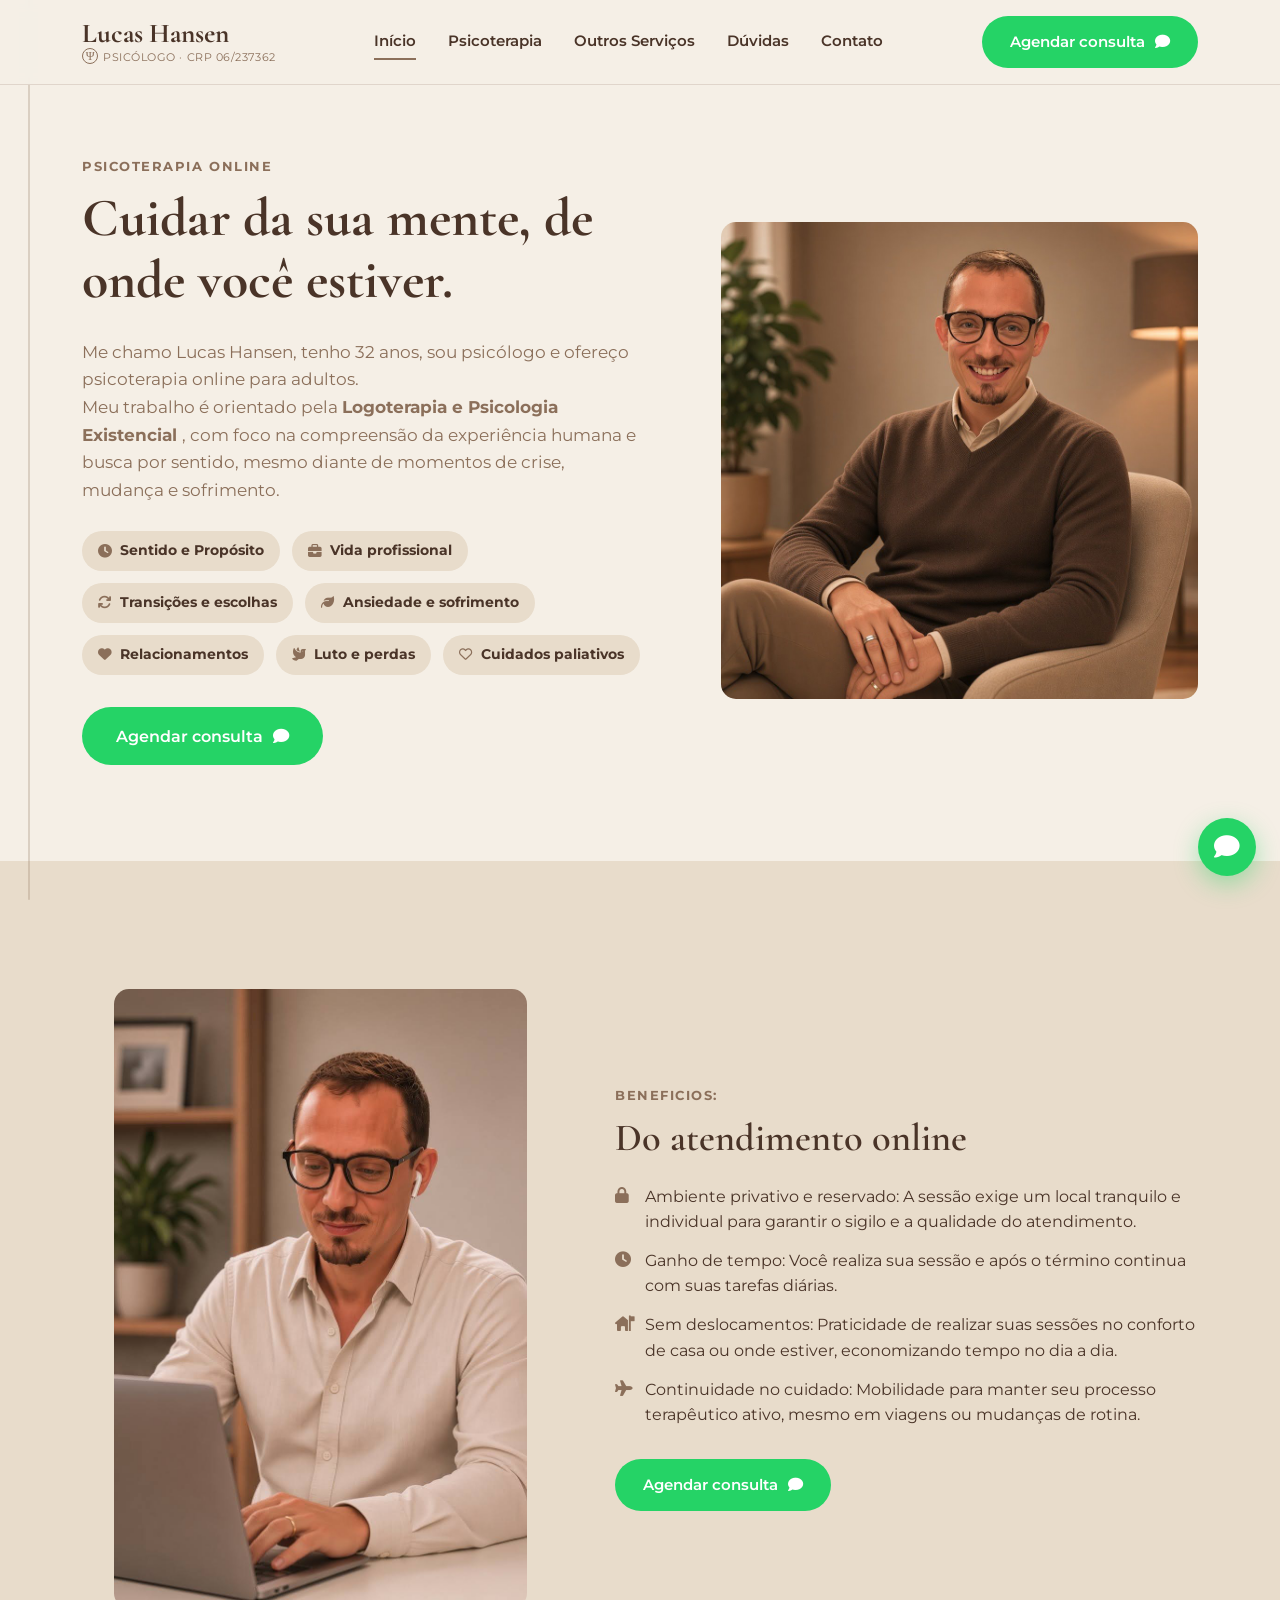
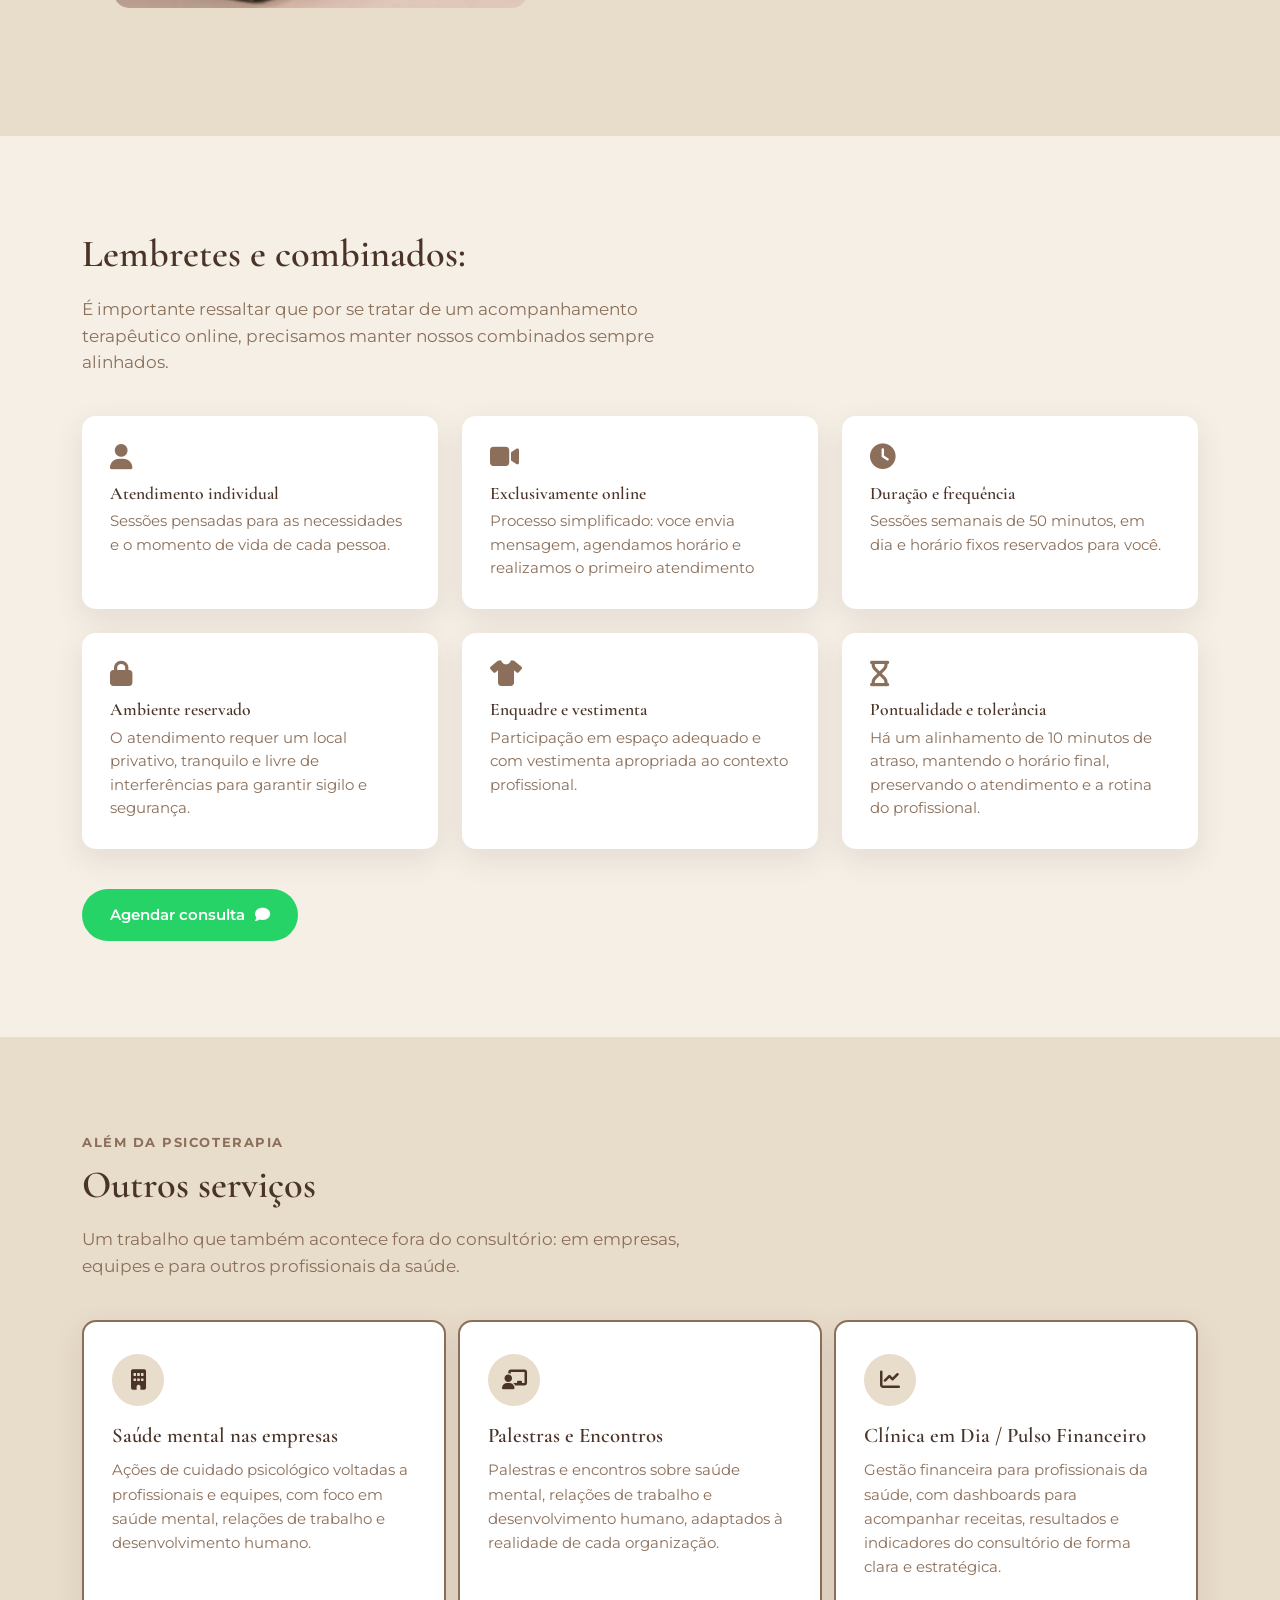
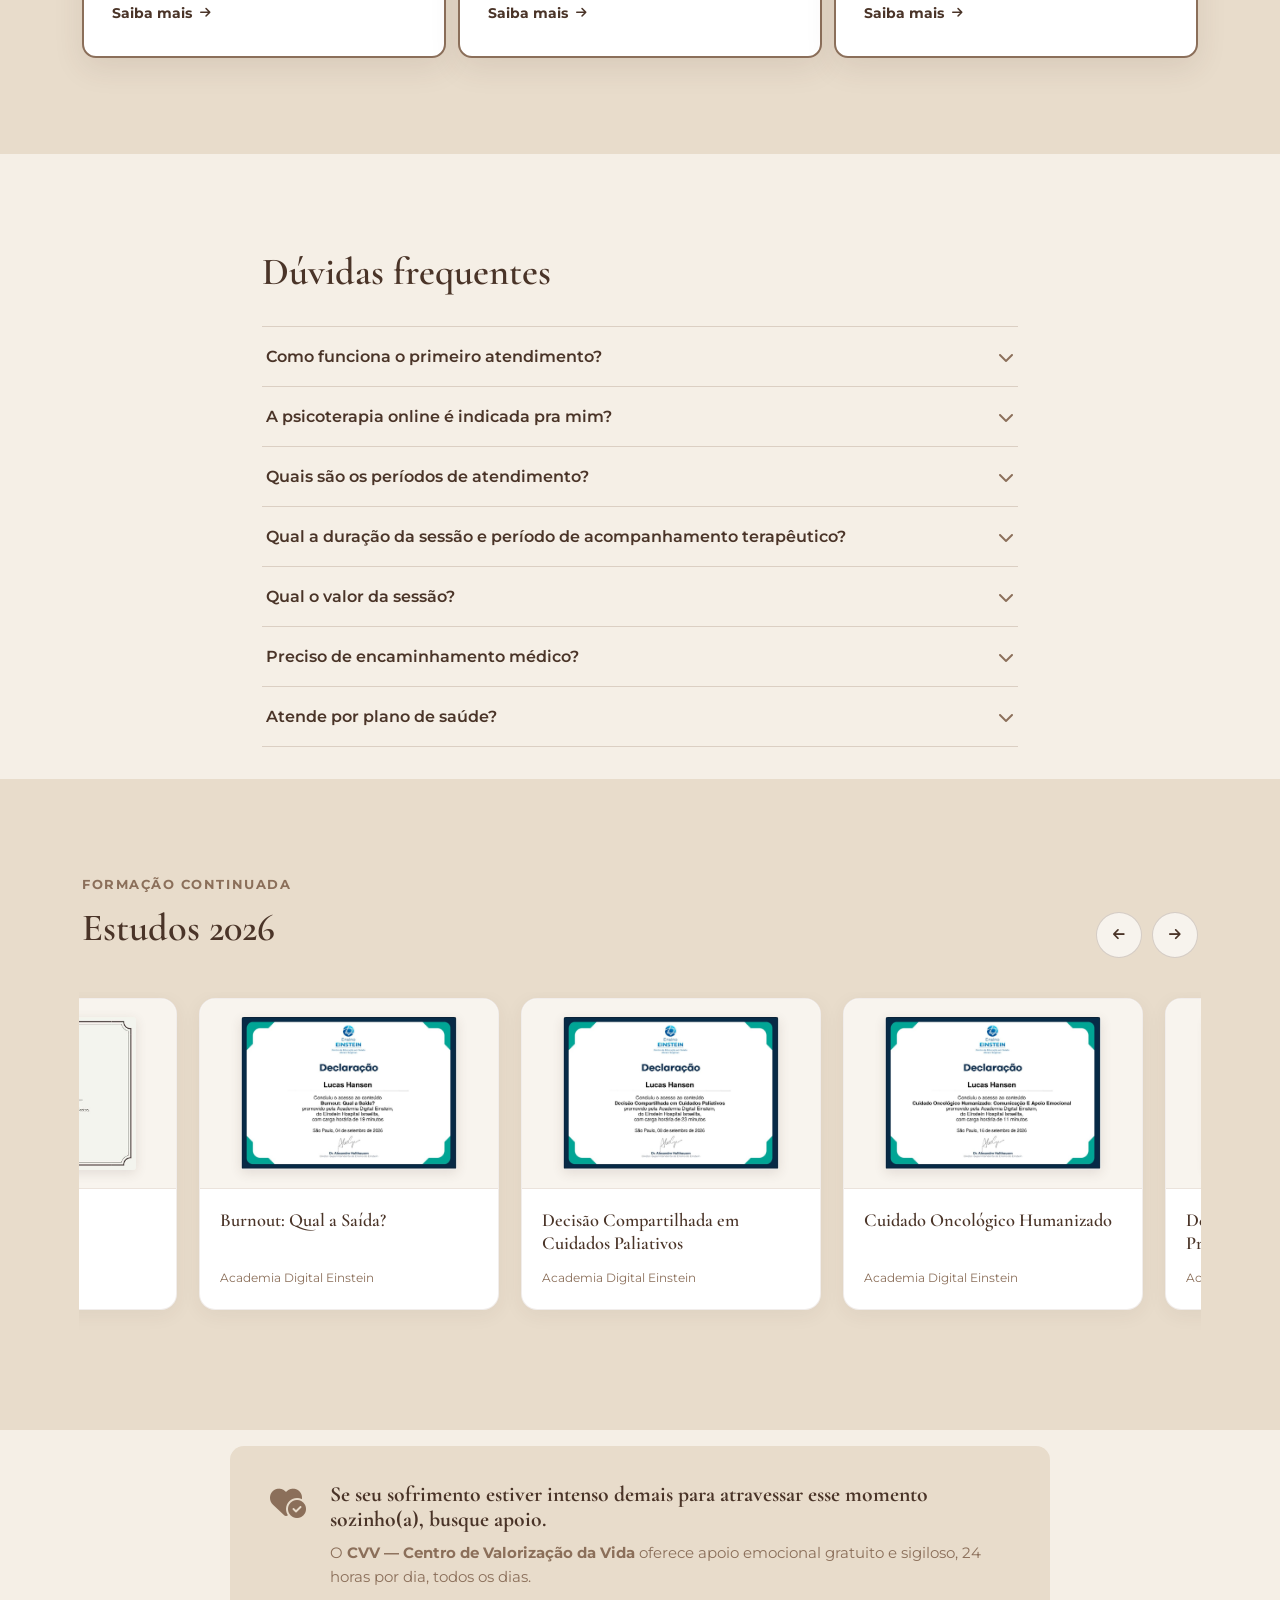
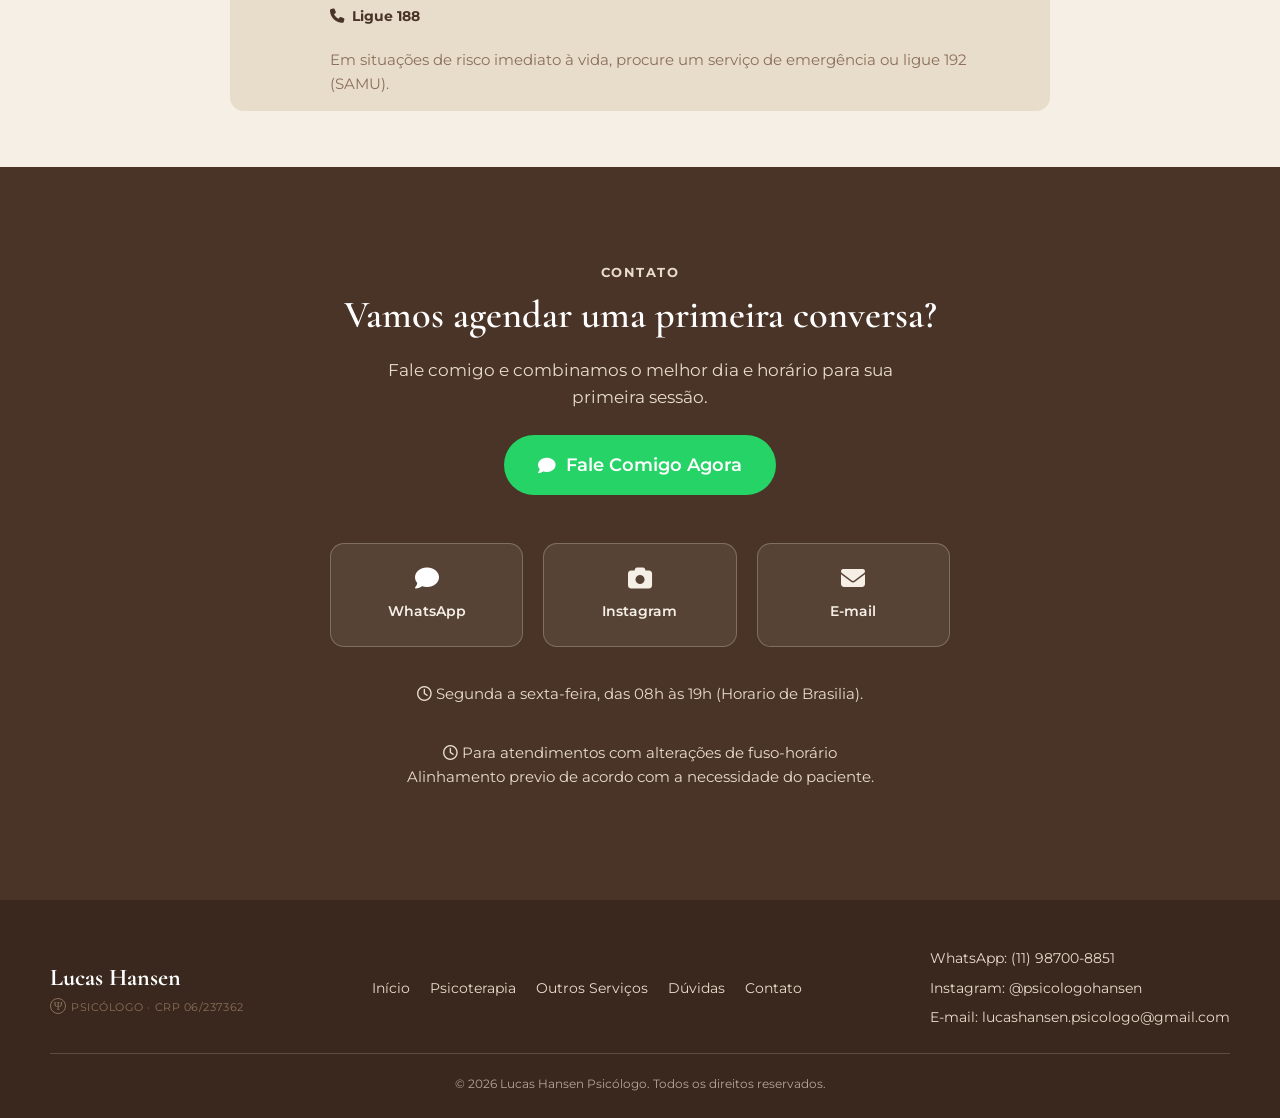
<file: index.html>
<!DOCTYPE html>
<html lang="pt-br">

<head>

  <!-- Google tag (gtag.js) -->
<script async src="https://www.googletagmanager.com/gtag/js?id=AW-18460888623">
</script>
<script>
  window.dataLayer = window.dataLayer || [];
  function gtag(){dataLayer.push(arguments);}
  gtag('js', new Date());

  gtag('config', 'AW-18460888623');
</script>

  <meta charset="UTF-8">
  <meta name="viewport" content="width=device-width, initial-scale=1.0">
  <title>Lucas Psicólogo — Psicoterapia Online</title> 
  <meta name="description"
    content="Psicoterapia online com Lucas, psicólogo. Atendimento para brasileiros no Brasil e no exterior, empresas, palestras e consultoria.">

  <link rel="icon" href="img/Icon_psico.png" type="image/png">

  <!--Fontes: Cormorant Garamond (títulos) e Montserrat (textos)-->
  <link rel="preconnect" href="https://fonts.googleapis.com">
  <link rel="preconnect" href="https://fonts.gstatic.com" crossorigin>
  <link
    href="https://fonts.googleapis.com/css2?family=Cormorant+Garamond:wght@500;600;700&family=Montserrat:wght@400;500;600;700&display=swap"
    rel="stylesheet">

  <!--Ícones-->
  <link rel="stylesheet" href="https://cdnjs.cloudflare.com/ajax/libs/font-awesome/6.5.1/css/all.min.css"
    integrity="sha512-DTOQO9RWCH3ppGqcWaEA1BIZOC6xxalwEsw9c2QQeAIftl+Vegovlnee1c9QX4TctnWMn13TZye+giMm8e2LwA=="
    crossorigin="anonymous" referrerpolicy="no-referrer" />

  <link rel="stylesheet" href="css/style.css">
  <script defer src="js/main.js"></script> 
</head>

<body>

  <a class="pular-conteudo" href="#conteudo-principal">Pular para o conteúdo</a>

  <!--Linha gráfica contínua: elemento de identidade visual que acompanha o scroll,
      conectando visualmente todas as seções do início ao fim da página-->
  <div class="linha-continua" aria-hidden="true">
    <div class="linha-continua__trilho">
      <div class="linha-continua__progresso" id="linhaProgresso"></div>
    </div>
  </div>
  <div class="progresso-mobile" aria-hidden="true">
    <div class="progresso-mobile__barra" id="progressoMobile"></div>
  </div>

  <!--Cabeçalho / topo do site-->
  <header class="topo-site" id="topoSite">
    <div class="topo-site__container">
      <a class="logo" href="#inicio">
        <span class="logo__nome">Lucas Hansen</span>
        <span class="logo__cargo"><span style="display:inline-flex;align-items:center;justify-content:center;width:16px;height:16px;border:1.5px solid currentColor;border-radius:50%;font-family:Georgia,serif;font-size:12px;line-height:1;margin-right:5px;position:relative;top:-1px;"><span style="transform:translatex(.5px)">Ψ</span></span>Psicólogo · CRP 06/237362</span>
      </a>

      <nav class="menu-principal" id="menuPrincipal">
        <a href="#inicio">Início</a>
        <a href="#psicoterapia">Psicoterapia</a>
        <a href="#outros-servicos">Outros Serviços</a>
        <a href="#duvidas">Dúvidas</a>
        <a href="#contato">Contato</a>
      </nav>

      <div class="topo-site__acoes">
        <a class="botao botao--primario botao--desktop" href="https://wa.me/+5511987008851" target="_blank">
          Agendar consulta <i class="fa-solid fa-comment" style="color: rgb(255, 255, 255);"></i>
        </a>
        <button class="menu-toggle" id="menuToggle" aria-label="Abrir menu" aria-expanded="false"
          aria-controls="menuPrincipal">
          <span></span><span></span><span></span>
        </button>
      </div>
    </div>
  </header>

  <main id="conteudo-principal">

    <!--1. INÍCIO-->
    <section class="secao secao--hero" id="inicio">
      <div class="secao__container hero__grid">
        <div class="hero__texto">
          <p class="eyebrow">Psicoterapia online</p>
          <h1>Cuidar da sua mente, de onde você estiver.</h1>
          <p class="hero__descricao">
            Me chamo Lucas Hansen, tenho 32 anos, sou psicólogo e ofereço psicoterapia online para adultos. <br>
            Meu trabalho é orientado pela <strong> Logoterapia e Psicologia Existencial </strong>, com foco na compreensão da experiência humana e busca por sentido, mesmo diante de momentos de crise, mudança e sofrimento.
          </p>

          <ul class="hero__badges">
            <li><i class="fa-solid fa-clock"></i> <strong>Sentido e Propósito</strong></li>
            <li><i class="fa-solid fa-briefcase"></i></i> <strong>Vida profissional</strong></li>
            <li><i class="fa-solid fa-arrows-rotate"></i> <strong>Transições e escolhas</strong></li>
            <li><i class="fa-solid fa-leaf"></i> <strong>Ansiedade e sofrimento</strong></li>
            <li><i class="fa-solid fa-heart"></i> <strong>Relacionamentos</strong></li>
            <li><i class="fa-solid fa-dove"></i> <strong>Luto e perdas </strong></li>
            <li><i class="fa-regular fa-heart"></i><strong>Cuidados paliativos</strong></li>

          </ul>

          <div class="hero__cta">
            <a class="botao botao--primario botao--grande" href="https://wa.me/+5511987008851" target="_blank">
              Agendar consulta <i class="fa-solid fa-comment" style="color: rgb(255, 255, 255);"></i>
            </a>
          </div>
        </div>

        <div class="hero__foto">
                  <img src="img/Foto_inicio.jpg" alt="Minha foto inicio" class="Arredondar">
          </div>
        </div>
      </div>
    </section>

    <!--Como funciona o atendimento online-->
    <section class="secao secao--alt" id="atendimento-online">
      <div class="secao__container como-funciona__grid">
        <div class="como-funciona__foto">
          <div class="foto foto--paisagem">
            <img src="img/Foto_meio.jpg" class="Arredondar">
          </div>
        </div>

        <div class="como-funciona__texto">
          <p class="eyebrow">Beneficios:</p>
          <h2>Do atendimento online</h2>
          <ul class="lista-check">

            <li><i class="fa-solid fa-lock"></i> Ambiente privativo e reservado: A sessão exige um local tranquilo e individual para garantir o sigilo e a qualidade do atendimento.</li>
            <li><i class="fa-solid fa-clock"></i> Ganho de tempo: Você realiza sua sessão e após o término continua com suas tarefas diárias.</li>
            <li><i class="fa-solid fa-house-flag"></i>Sem deslocamentos: Praticidade de realizar suas sessões no conforto de casa ou onde estiver, economizando tempo no dia a dia.</li>
            <li><i class="fa-solid fa-plane"></i>Continuidade no cuidado: Mobilidade para manter seu processo terapêutico ativo, mesmo em viagens ou mudanças de rotina.</li>
          </ul>
          <a class="botao botao--primario" href="https://wa.me/+5511987008851" target="_blank">
            Agendar consulta <i class="fa-solid fa-comment" style="color: rgb(255, 255, 255);"></i>
          </a>
        </div>
      </div>
    </section>

    <!--2. SERVIÇOS — PSICOTERAPIA-->
    <section class="secao" id="psicoterapia">
      <div class="secao__container">
        <h2>Lembretes e combinados:</h2>
        <p class="secao__intro">
          É importante ressaltar que por se tratar de um acompanhamento terapêutico online, precisamos manter nossos combinados sempre alinhados.
        </p>

        <div class="grid-info">
          <div class="card-info">
            <i class="fa-solid fa-user"></i>
            <h3>Atendimento individual</h3>
            <p>Sessões pensadas para as necessidades e o momento de vida de cada pessoa.</p>
          </div>
          <div class="card-info">
            <i class="fa-solid fa-video"></i>
            <h3>Exclusivamente online</h3>
            <p>Processo simplificado: voce envia mensagem, agendamos horário e realizamos o primeiro atendimento</p>
          </div>
          <div class="card-info">
            <i class="fa-solid fa-clock"></i>
            <h3>Duração e frequência</h3>
            <p>Sessões semanais de 50 minutos, em dia e horário fixos reservados para você.</p>
          </div>
          <div class="card-info">
            <i class="fa-solid fa-lock"></i>
            <h3>Ambiente reservado</h3>
            <p>O atendimento requer um local privativo, tranquilo e livre de interferências para garantir sigilo e segurança.</p>
          </div>
          <div class="card-info">
            <i class="fa-solid fa-shirt"></i>
            <h3> Enquadre e vestimenta</h3>
            <p>Participação em espaço adequado e com vestimenta apropriada ao contexto profissional.</p>
          </div>
          <div class="card-info">
            <i class="fa-solid fa-hourglass"></i>
            <h3>Pontualidade e tolerância</h3>
            <p>Há um alinhamento de 10 minutos de atraso, mantendo o horário final, preservando o atendimento e a rotina do profissional.</p>
          </div>
        </div>

        <a class="botao botao--primario" href="https://wa.me/+5511987008851" target="_blank">
          Agendar consulta <i class="fa-solid fa-comment" style="color: rgb(255, 255, 255);"></i>
        </a>
      </div>
    </section>

    <!--3. OUTROS SERVIÇOS-->
    <section class="secao secao--alt" id="outros-servicos">
      <div class="secao__container">
        <p class="eyebrow">Além da psicoterapia</p>
        <h2>Outros serviços</h2>
        <p class="secao__intro">
          Um trabalho que também acontece fora do consultório: em empresas, equipes e para outros profissionais da
          saúde.
        </p>
          <div class="grid-cards">
          <article class="card-servico">
            <div class="card-servico__icone"><i class="fa-solid fa-building"></i></div>
            <h3>Saúde mental nas empresas</h3>
            <p>Ações de cuidado psicológico voltadas a profissionais e equipes, com foco em saúde mental, relações
              de trabalho e desenvolvimento humano.</p>
            <a class="link-saiba-mais" href="saude-mental-empresas.html">Saiba mais <i class="fa-solid fa-arrow-right"></i></a>
          </article>

          <article class="card-servico">
            <div class="card-servico__icone"><i class="fa-solid fa-chalkboard-user"></i></div>
            <h3>Palestras e Encontros</h3>
            <p>Palestras e encontros sobre saúde mental, relações de trabalho e desenvolvimento humano, adaptados
              à realidade de cada organização.</p>
            <a class="link-saiba-mais" href="palestras-encontros.html">Saiba mais <i class="fa-solid fa-arrow-right"></i></a>
          </article>

          <article class="card-servico">
            <div class="card-servico__icone"><i class="fa-solid fa-chart-line"></i></div>
            <h3>Clínica em Dia / Pulso Financeiro</h3>
            <p>Gestão financeira para profissionais da saúde, com dashboards para acompanhar receitas, resultados
              e indicadores do consultório de forma clara e estratégica.</p>
            <a class="link-saiba-mais" href="clinica-em-dia.html">Saiba mais <i class="fa-solid fa-arrow-right"></i></a>
          </article>
        </div>
      </div>
    </section>

    <!--4. DÚVIDAS FREQUENTES-->
    <section class="secao" id="duvidas">
      <div class="secao__container secao__container--estreito">
        <h2>Dúvidas frequentes</h2>

        <div class="accordion" id="accordionFaq">

          <div class="accordion__item">
            <h3>
              <button class="accordion__pergunta" aria-expanded="false">
                Como funciona o primeiro atendimento?
                <i class="fa-solid fa-chevron-down"></i>
              </button>
            </h3>
            <div class="accordion__resposta">
              <p>É um espaço de escuta inicial para entender sua demanda, apresentar a abordagem e alinhar o funcionamento do acompanhamento.</p>
            </div>
          </div>

          <div class="accordion__item">
            <h3>
              <button class="accordion__pergunta" aria-expanded="false">
                A psicoterapia online é indicada pra mim?
                <i class="fa-solid fa-chevron-down"></i>
              </button>
            </h3>
            <div class="accordion__resposta">
              <p>Sim, para adultos que buscam acolhimento, compreensão de questões pessoais, possuem um local privativo e conexão estável.</p>
            </div>
          </div>

          <div class="accordion__item">
            <h3>
              <button class="accordion__pergunta" aria-expanded="false">
                Quais são os períodos de atendimento?
                <i class="fa-solid fa-chevron-down"></i>
              </button>
            </h3>
            <div class="accordion__resposta">
              <p>De segunda a sexta-feira, (das 07h00 às 20h00) em horários fixos alinhados previamente conforme a disponibilidade da agenda - Caso tenha demandas de fuso horário, é alinhado em sessão também a disponibilidade. </p>
            </div>
          </div>

          <div class="accordion__item">
            <h3>
              <button class="accordion__pergunta" aria-expanded="false">
                Qual a duração da sessão e período de acompanhamento terapêutico?  
                <i class="fa-solid fa-chevron-down"></i>
              </button>
            </h3>
            <div class="accordion__resposta">
              <p>A duração das sessões são de 50 minutos, podendo haver variação do tempo, sendo semanais ou mais espaçadas, alinhadas as demandas do paciente.</p>
            </div>
          </div>

          <div class="accordion__item">
            <h3>
              <button class="accordion__pergunta" aria-expanded="false">
                Qual o valor da sessão?
                <i class="fa-solid fa-chevron-down"></i>
              </button>
            </h3>
            <div class="accordion__resposta">
              <p>O valor pode variar com a expertise do profissional, considerando habilidades, experiências e formações. <br>
De acordo com o Código de Ética do CFP, valores não são divulgados publicamente, 
fico à disposição para esclarecer essa dúvida diretamente em nossos canais de contato!</p>
            </div>
          </div>

          <div class="accordion__item">
            <h3>
              <button class="accordion__pergunta" aria-expanded="false">
                Preciso de encaminhamento médico?
                <i class="fa-solid fa-chevron-down"></i>
              </button>
            </h3>
            <div class="accordion__resposta">
              <p>Não, você pode iniciar o processo terapêutico por iniciativa própria quando sentir necessidade.</p>
            </div>
          </div>

          <div class="accordion__item">
            <h3>
              <button class="accordion__pergunta" aria-expanded="false">
                 Atende por plano de saúde?
                <i class="fa-solid fa-chevron-down"></i>
              </button>
            </h3>
            <div class="accordion__resposta">
              <p>Trabalho com atendimento particular, ou seja, a partir do recibo que realizo após a sessão, caso você tenha plano de saúde, você consegue solicitar com o comprovante emitido o reembolso parcial da sessão, que pode ter variações por plano e empresa contratada. </p>
            </div>
          </div>

        </div>
      </div>
    </section>

<!-- Formação continuada -->
<section class="secao secao--alt secao--estudos" id="estudos" aria-labelledby="estudos-titulo">
  <div class="secao__container">
    <div class="estudos__cabecalho">
      <div class="estudos__introducao">
        <p class="eyebrow">Formação continuada</p>
        <h2 id="estudos-titulo">Estudos 2026</h2>
      </div>

      <div class="estudos__controles" aria-label="Navegação dos certificados">
        <button class="estudos__seta" type="button"
          data-estudos-direcao="-1" aria-label="Certificados anteriores">
          <i class="fa-solid fa-arrow-left" aria-hidden="true"></i>
        </button>
        <button class="estudos__seta" type="button"
          data-estudos-direcao="1" aria-label="Próximos certificados">
          <i class="fa-solid fa-arrow-right" aria-hidden="true"></i>
        </button>
      </div>
    </div>

    <div class="estudos__janela" id="estudosJanela"
      tabindex="0" aria-label="Galeria de certificados. Use as setas para navegar.">
      <div class="estudos__trilho">

        <article class="estudo-card">
          <div class="estudo-card__imagem-wrap">
            <img class="estudo-card__imagem"
              src="img/certificados/cert-luto.jpg"
              alt="Certificado do curso Das Perdas ao Luto" loading="lazy">
          </div>
          <div class="estudo-card__corpo">
            <h3 class="estudo-card__tema">Das Perdas ao Luto</h3>
            <p class="estudo-card__meta">Prof. Ana Clara Bastos</p>
          </div>
        </article>

        <article class="estudo-card">
          <div class="estudo-card__imagem-wrap">
            <img class="estudo-card__imagem"
              src="img/certificados/cert-burnout.jpg"
              alt="Certificado do curso Burnout: Qual a Saída?" loading="lazy">
          </div>
          <div class="estudo-card__corpo">
            <h3 class="estudo-card__tema">Burnout: Qual a Saída?</h3>
            <p class="estudo-card__meta">Academia Digital Einstein</p>
          </div>
        </article>

        <article class="estudo-card">
          <div class="estudo-card__imagem-wrap">
            <img class="estudo-card__imagem"
              src="img/certificados/cert-paliativos.jpg"
              alt="Certificado do curso Decisão Compartilhada em Cuidados Paliativos" loading="lazy">
          </div>
          <div class="estudo-card__corpo">
            <h3 class="estudo-card__tema">Decisão Compartilhada em Cuidados Paliativos</h3>
            <p class="estudo-card__meta">Academia Digital Einstein</p>
          </div>
        </article>

        <article class="estudo-card">
          <div class="estudo-card__imagem-wrap">
            <img class="estudo-card__imagem"
              src="img/certificados/cert-oncologico.jpg"
              alt="Certificado do curso Cuidado Oncológico Humanizado" loading="lazy">
          </div>
          <div class="estudo-card__corpo">
            <h3 class="estudo-card__tema">Cuidado Oncológico Humanizado</h3>
            <p class="estudo-card__meta">Academia Digital Einstein</p>
          </div>
        </article>

        <article class="estudo-card">
          <div class="estudo-card__imagem-wrap">
            <img class="estudo-card__imagem"
              src="img/certificados/cert-delirium.jpg"
              alt="Certificado do curso Delirium" loading="lazy">
          </div>
          <div class="estudo-card__corpo">
            <h3 class="estudo-card__tema">Delirium: O Que É e Como Preveni-lo</h3>
            <p class="estudo-card__meta">Academia Digital Einstein</p>
          </div>
        </article>

      </div>
    </div>

  </div>
</section>

    <!--5. CVV — seção discreta, fora do rodapé-->
    <section class="secao secao--cvv" id="cvv" aria-labelledby="cvv-titulo">
      <div class="secao__container secao__container--estreito cvv__caixa">
        <i class="fa-solid fa-heart-circle-check cvv__icone" aria-hidden="true"></i>
        <div>
          <h2 id="cvv-titulo"><strong>Se seu sofrimento estiver intenso demais para atravessar esse momento sozinho(a), busque apoio.</strong></h2>
          <p>
            O <strong>CVV — Centro de Valorização da Vida</strong> oferece apoio emocional gratuito e sigiloso, 24 horas por dia, todos os dias.
          </p>
          <div class="cvv__contatos">
            <a href="tel:188"><i class="fa-solid fa-phone"></i> Ligue 188</a>
          <p>
            Em situações de risco imediato à vida, procure um serviço de emergência ou ligue 192 (SAMU).
          </p>
          </div>
        </div>
      </div>
    </section>

    <!--6. CONTATO-->
    <section class="secao secao--contato" id="contato">
      <div class="secao__container">
        <p class="eyebrow eyebrow--claro">Contato</p>
        <h2>Vamos agendar uma primeira conversa? </h2>
        <p class="secao__intro secao__intro--claro">
          Fale comigo e combinamos o melhor dia e horário para sua primeira sessão.
        </p>

        <a class="botao botao--whatsapp botao--grande" href="https://wa.me/+5511987008851" target="_blank"
          rel="noopener noreferrer">
          <i class="fa-solid fa-comment" style="color: rgb(255, 255, 255);"></i> Fale Comigo Agora
        </a>

        <div class="contato__grid">
          <a class="contato__card" href="https://wa.me/+5511987008851" target="_blank" rel="noopener noreferrer">
            <i class="fa-solid fa-comment" style="color: rgb(255, 255, 255);"></i>
            <span>WhatsApp</span>
          </a>
          <a class="contato__card" href="https://www.instagram.com/psicologohansen/" target="_blank" rel="noopener noreferrer">
            <i class="fa-solid fa-camera"></i>
            <span>Instagram</span>
          </a>
          <a class="contato__card" href="mailto:lucashansen.psicologo@gmail.com">
            <i class="fa-solid fa-envelope"></i>
            <span>E-mail</span>
          </a>
        </div>

        <p class="contato__horario">
          <i class="fa-regular fa-clock"></i> Segunda a sexta-feira, das 08h às 19h (Horario de Brasilia).
        </p>
        <p class="contato__horario">
          <i class="fa-regular fa-clock"></i> Para atendimentos com alterações de fuso-horário <br> Alinhamento previo de acordo com a necessidade do paciente.
        </p>
      </div>
    </section>

  </main>

  <!--Rodapé-->
  <footer class="rodape">
    <div class="rodape__container">
      <div class="rodape__marca">
        <span class="logo__nome logo__nome--rodape">Lucas Hansen</span>
        <span class="logo__cargo"><span style="display:inline-flex;align-items:center;justify-content:center;width:16px;height:16px;border:1.5px solid currentColor;border-radius:50%;font-family:Georgia,serif;font-size:12px;line-height:1;margin-right:5px;position:relative;top:-1px;"><span style="transform:translatex(.5px);">Ψ</span></span>Psicólogo · CRP 06/237362 </span> <span style="color: rgb(255, 255, 255)"></span>
        <!--[incluir número de registro no CRP]-->
      </div>

      <nav class="rodape__links">
        <a href="#inicio">Início</a>
        <a href="#psicoterapia">Psicoterapia</a>
        <a href="#outros-servicos">Outros Serviços</a>
        <a href="#duvidas">Dúvidas</a>
        <a href="#contato">Contato</a>
      </nav>

      <div class="rodape__social">
        <a href="https://wa.me/+5511987008851" target="_blank" rel="noopener noreferrer">WhatsApp: (11) 98700-8851</a>
        <a href="https://www.instagram.com/psicologohansen/" target="_blank" rel="noopener noreferrer">Instagram: @psicologohansen</a>
        </a>
        <a href="mailto:lucashansen.psicologo@gmail.com">E-mail: lucashansen.psicologo@gmail.com</a>
        </a>
      </div>
    </div>
    <p class="rodape__copy">© <span id="anoAtual"></span> Lucas Hansen Psicólogo. Todos os direitos reservados.</p>
  </footer>

  <!--Botão flutuante do WhatsApp-->
  <a class="whatsapp-flutuante" href="https://wa.me/+5511987008851" target="_blank" rel="noopener noreferrer"
    aria-label="Falar no WhatsApp">
    <i class="fa-solid fa-comment" style="color: rgb(255, 255, 255);"></i>
  </a>

</body>

</html>
</file>
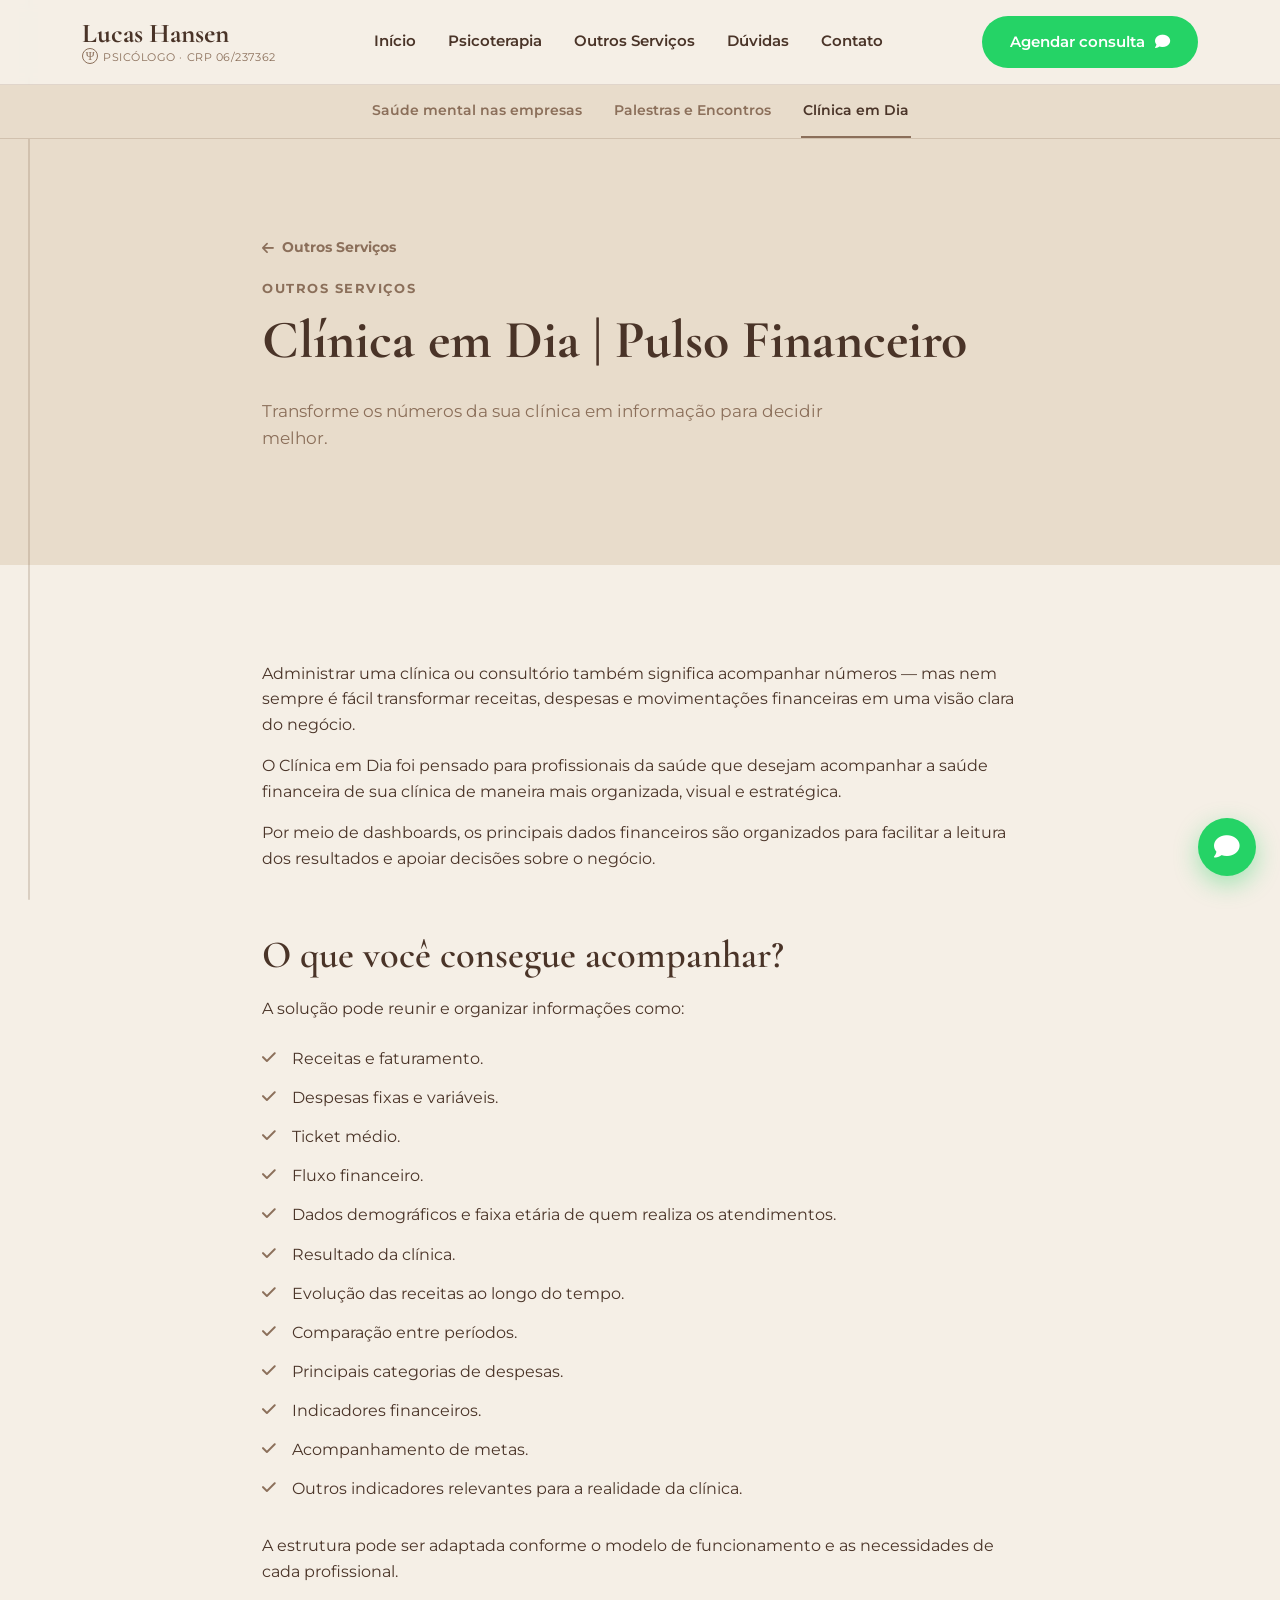
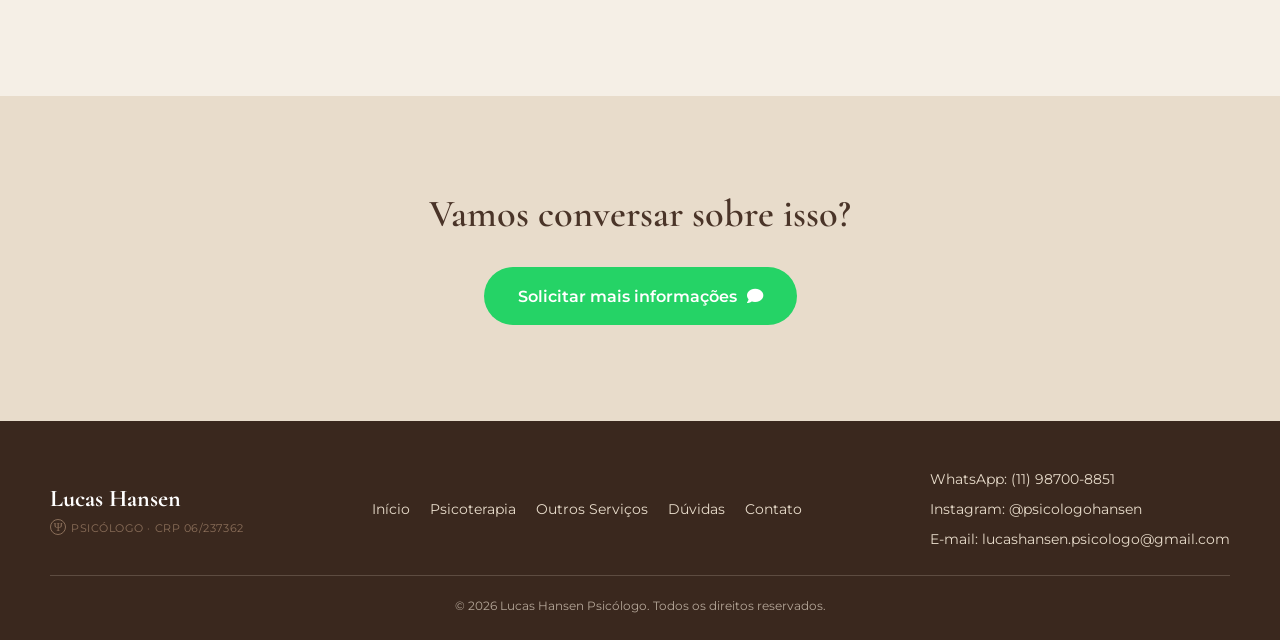
<file: clinica-em-dia.html>
<!DOCTYPE html>
<html lang="pt-br">

<head>
  <!-- Google tag (gtag.js) -->
<script async src="https://www.googletagmanager.com/gtag/js?id=AW-18460888623">
</script>
<script>
  window.dataLayer = window.dataLayer || [];
  function gtag(){dataLayer.push(arguments);}
  gtag('js', new Date());

  gtag('config', 'AW-18460888623');
</script>

  <meta charset="UTF-8">
  <meta name="viewport" content="width=device-width, initial-scale=1.0">
  <title>Clínica em Dia | Pulso Financeiro — Lucas Hansen Psicólogo</title>
  <meta name="description" content="Gestão financeira para profissionais da saúde, com dashboards para acompanhar receitas, resultados e indicadores do consultório.">

  <link rel="icon" href="img/Icon_psico.png" type="image/png">

  <link rel="preconnect" href="https://fonts.googleapis.com">
  <link rel="preconnect" href="https://fonts.gstatic.com" crossorigin>
  <link
    href="https://fonts.googleapis.com/css2?family=Cormorant+Garamond:wght@500;600;700&family=Montserrat:wght@400;500;600;700&display=swap"
    rel="stylesheet">

  <link rel="stylesheet" href="https://cdnjs.cloudflare.com/ajax/libs/font-awesome/6.5.1/css/all.min.css"
    integrity="sha512-DTOQO9RWCH3ppGqcWaEA1BIZOC6xxalwEsw9c2QQeAIftl+Vegovlnee1c9QX4TctnWMn13TZye+giMm8e2LwA=="
    crossorigin="anonymous" referrerpolicy="no-referrer" />

  <link rel="stylesheet" href="css/style.css">
  <script defer src="js/main.js"></script>
</head>

<body>

  <a class="pular-conteudo" href="#conteudo-principal">Pular para o conteúdo</a>

  <div class="linha-continua" aria-hidden="true">
    <div class="linha-continua__trilho">
      <div class="linha-continua__progresso" id="linhaProgresso"></div>
    </div>
  </div>
  <div class="progresso-mobile" aria-hidden="true">
    <div class="progresso-mobile__barra" id="progressoMobile"></div>
  </div>

  <!--Cabeçalho / topo do site-->
  <header class="topo-site" id="topoSite">
    <div class="topo-site__container">
      <a class="logo" href="index.html">
        <span class="logo__nome">Lucas Hansen</span>
        <span class="logo__cargo"><span style="display:inline-flex;align-items:center;justify-content:center;width:16px;height:16px;border:1.5px solid currentColor;border-radius:50%;font-family:Georgia,serif;font-size:12px;line-height:1;margin-right:5px;position:relative;top:-1px;"><span style="transform:translatex(.5px)">Ψ</span></span>Psicólogo · CRP 06/237362</span>
      </a>

      <nav class="menu-principal" id="menuPrincipal">
        <a href="index.html#inicio">Início</a>
        <a href="index.html#psicoterapia">Psicoterapia</a>
        <a href="index.html#outros-servicos">Outros Serviços</a>
        <a href="index.html#duvidas">Dúvidas</a>
        <a href="index.html#contato">Contato</a>
      </nav>

      <div class="topo-site__acoes">
        <a class="botao botao--primario botao--desktop" href="index.html#contato">
          Agendar consulta <i class="fa-solid fa-comment" style="color: rgb(255, 255, 255);"></i>
        </a>
        <button class="menu-toggle" id="menuToggle" aria-label="Abrir menu" aria-expanded="false"
          aria-controls="menuPrincipal">
          <span></span><span></span><span></span>
        </button>
      </div>
    </div>
  </header>
  <nav class="subnav-servicos" aria-label="Outros serviços">
    <div class="subnav-servicos__container">
      <a href="saude-mental-empresas.html">Saúde mental nas empresas</a>
      <a href="palestras-encontros.html">Palestras e Encontros</a>
      <a href="clinica-em-dia.html" class="ativo">Clínica em Dia</a>
    </div>
  </nav>

  <main id="conteudo-principal">

    <section class="secao secao--alt">
      <div class="secao__container secao__container--estreito">
        <a class="voltar-link" href="index.html#outros-servicos"><i class="fa-solid fa-arrow-left"></i> Outros Serviços</a>
        <p class="eyebrow">Outros Serviços</p>
        <h1>Clínica em Dia | Pulso Financeiro</h1>
        <p class="secao__intro">Transforme os números da sua clínica em informação para decidir melhor.</p>
      </div>
    </section>

    <section class="secao">
      <div class="secao__container secao__container--estreito artigo">
        <p>Administrar uma clínica ou consultório também significa acompanhar números — mas nem sempre é fácil
          transformar receitas, despesas e movimentações financeiras em uma visão clara do negócio.</p>
        <p>O Clínica em Dia foi pensado para profissionais da saúde que desejam acompanhar a saúde financeira de
          sua clínica de maneira mais organizada, visual e estratégica.</p>
        <p>Por meio de dashboards, os principais dados financeiros são organizados para facilitar a leitura dos
          resultados e apoiar decisões sobre o negócio.</p>

        <h2>O que você consegue acompanhar?</h2>
        <p>A solução pode reunir e organizar informações como:</p>
        <ul class="lista-check">
          <li><i class="fa-solid fa-check"></i> Receitas e faturamento.</li>
          <li><i class="fa-solid fa-check"></i> Despesas fixas e variáveis.</li>
          <li><i class="fa-solid fa-check"></i> Ticket médio.</li>
          <li><i class="fa-solid fa-check"></i> Fluxo financeiro.</li>
          <li><i class="fa-solid fa-check"></i> Dados demográficos e faixa etária de quem realiza os atendimentos.</li>
          <li><i class="fa-solid fa-check"></i> Resultado da clínica.</li>
          <li><i class="fa-solid fa-check"></i> Evolução das receitas ao longo do tempo.</li>
          <li><i class="fa-solid fa-check"></i> Comparação entre períodos.</li>
          <li><i class="fa-solid fa-check"></i> Principais categorias de despesas.</li>
          <li><i class="fa-solid fa-check"></i> Indicadores financeiros.</li>
          <li><i class="fa-solid fa-check"></i> Acompanhamento de metas.</li>
          <li><i class="fa-solid fa-check"></i> Outros indicadores relevantes para a realidade da clínica.</li>
        </ul>
        <p>A estrutura pode ser adaptada conforme o modelo de funcionamento e as necessidades de cada profissional.</p>
      </div>
    </section>

    <section class="secao secao--alt">
      <div class="secao__container secao__container--estreito artigo-cta">
        <h2>Vamos conversar sobre isso?</h2>
        <a class="botao botao--primario botao--grande" href="index.html#contato">
          Solicitar mais informações <i class="fa-solid fa-comment" style="color: rgb(255, 255, 255);"></i>
        </a>
      </div>
    </section>

  </main>

  <!--Rodapé-->
  <footer class="rodape">
    <div class="rodape__container">
      <div class="rodape__marca">
        <span class="logo__nome logo__nome--rodape">Lucas Hansen</span>
        <span class="logo__cargo"><span style="display:inline-flex;align-items:center;justify-content:center;width:16px;height:16px;border:1.5px solid currentColor;border-radius:50%;font-family:Georgia,serif;font-size:12px;line-height:1;margin-right:5px;position:relative;top:-1px;"><span style="transform:translatex(.5px);">Ψ</span></span>Psicólogo · CRP 06/237362 </span> <span style="color: rgb(255, 255, 255)"></span>
      </div>

      <nav class="rodape__links">
        <a href="index.html#inicio">Início</a>
        <a href="index.html#psicoterapia">Psicoterapia</a>
        <a href="index.html#outros-servicos">Outros Serviços</a>
        <a href="index.html#duvidas">Dúvidas</a>
        <a href="index.html#contato">Contato</a>
      </nav>

      <div class="rodape__social">
        <a href="https://wa.me/+5511987008851" target="_blank" rel="noopener noreferrer">WhatsApp: (11) 98700-8851</a>
        <a href="https://www.instagram.com/psicologohansen/" target="_blank" rel="noopener noreferrer">Instagram: @psicologohansen</a>
        <a href="mailto:lucashansen.psicologo@gmail.com">E-mail: lucashansen.psicologo@gmail.com</a>
      </div>
    </div>
    <p class="rodape__copy">© <span id="anoAtual"></span> Lucas Hansen Psicólogo. Todos os direitos reservados.</p>
  </footer>

  <!--Botão flutuante do WhatsApp-->
  <a class="whatsapp-flutuante" href="https://wa.me/+5511987008851" target="_blank" rel="noopener noreferrer"
    aria-label="Falar no WhatsApp">
    <i class="fa-solid fa-comment" style="color: rgb(255, 255, 255);"></i>
  </a>

</body>

</html>
</file>
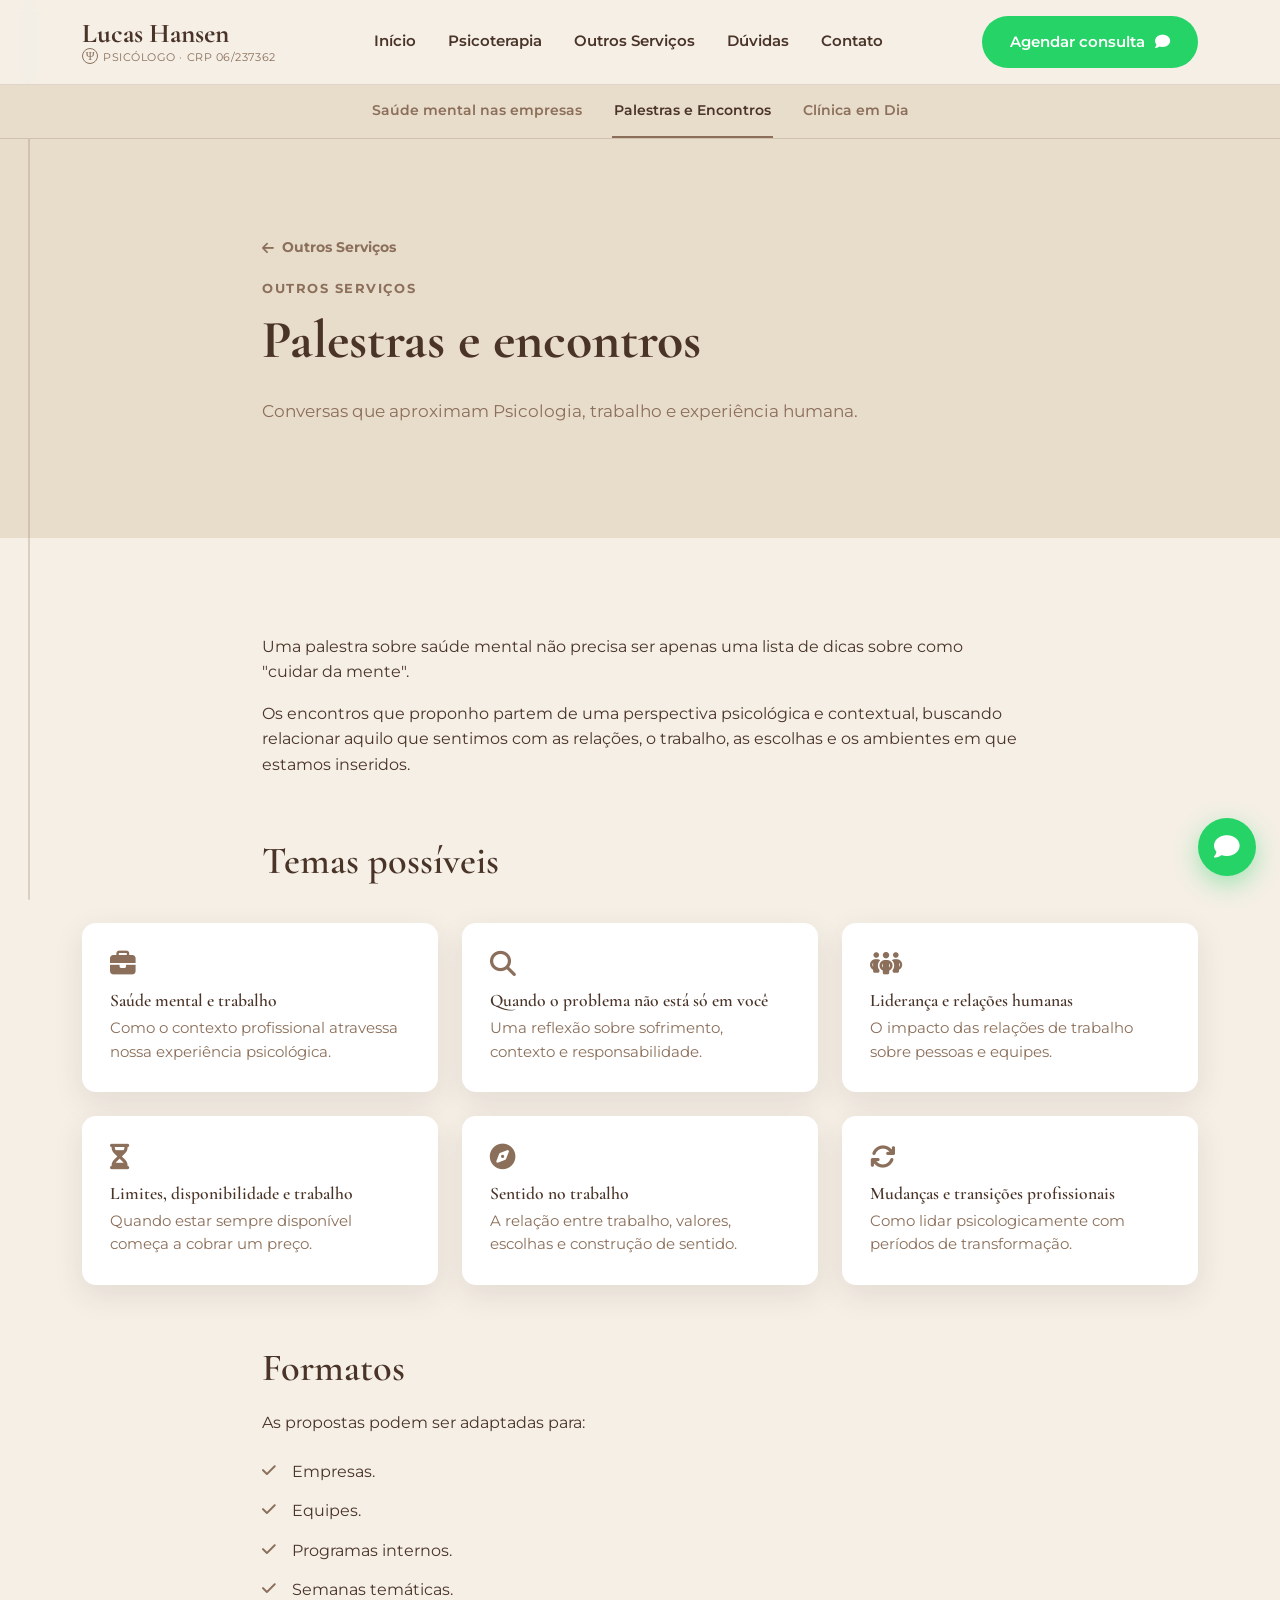
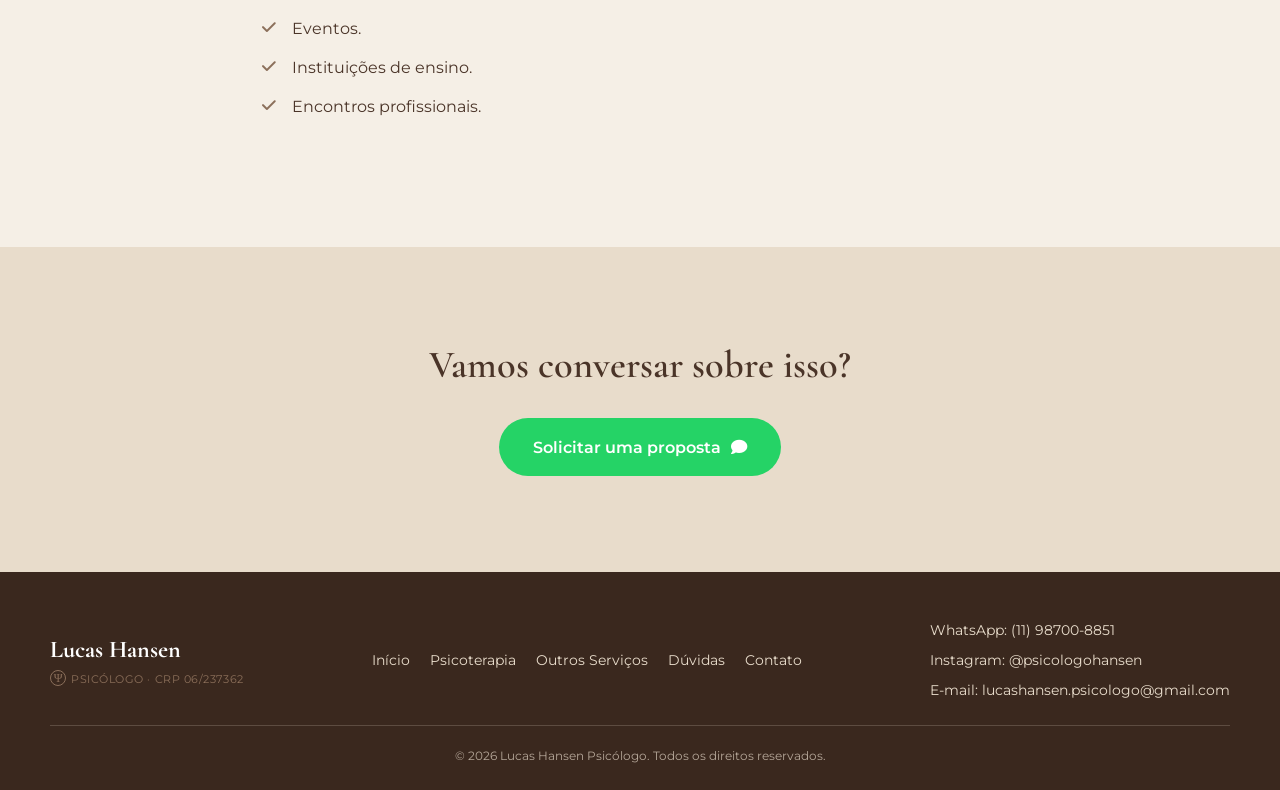
<file: palestras-encontros.html>
<!DOCTYPE html>
<html lang="pt-br">

<head>
  <!-- Google tag (gtag.js) -->
<script async src="https://www.googletagmanager.com/gtag/js?id=AW-18460888623">
</script>
<script>
  window.dataLayer = window.dataLayer || [];
  function gtag(){dataLayer.push(arguments);}
  gtag('js', new Date());

  gtag('config', 'AW-18460888623');
</script>

  <meta charset="UTF-8">
  <meta name="viewport" content="width=device-width, initial-scale=1.0">
  <title>Palestras e Encontros — Lucas Hansen Psicólogo</title>
  <meta name="description" content="Palestras e encontros sobre saúde mental, relações de trabalho e desenvolvimento humano.">

  <link rel="icon" href="img/Icon_psico.png" type="image/png">

  <link rel="preconnect" href="https://fonts.googleapis.com">
  <link rel="preconnect" href="https://fonts.gstatic.com" crossorigin>
  <link
    href="https://fonts.googleapis.com/css2?family=Cormorant+Garamond:wght@500;600;700&family=Montserrat:wght@400;500;600;700&display=swap"
    rel="stylesheet">

  <link rel="stylesheet" href="https://cdnjs.cloudflare.com/ajax/libs/font-awesome/6.5.1/css/all.min.css"
    integrity="sha512-DTOQO9RWCH3ppGqcWaEA1BIZOC6xxalwEsw9c2QQeAIftl+Vegovlnee1c9QX4TctnWMn13TZye+giMm8e2LwA=="
    crossorigin="anonymous" referrerpolicy="no-referrer" />

  <link rel="stylesheet" href="css/style.css">
  <script defer src="js/main.js"></script>
</head>

<body>

  <a class="pular-conteudo" href="#conteudo-principal">Pular para o conteúdo</a>

  <div class="linha-continua" aria-hidden="true">
    <div class="linha-continua__trilho">
      <div class="linha-continua__progresso" id="linhaProgresso"></div>
    </div>
  </div>
  <div class="progresso-mobile" aria-hidden="true">
    <div class="progresso-mobile__barra" id="progressoMobile"></div>
  </div>

  <!--Cabeçalho / topo do site-->
  <header class="topo-site" id="topoSite">
    <div class="topo-site__container">
      <a class="logo" href="index.html">
        <span class="logo__nome">Lucas Hansen</span>
        <span class="logo__cargo"><span style="display:inline-flex;align-items:center;justify-content:center;width:16px;height:16px;border:1.5px solid currentColor;border-radius:50%;font-family:Georgia,serif;font-size:12px;line-height:1;margin-right:5px;position:relative;top:-1px;"><span style="transform:translatex(.5px)">Ψ</span></span>Psicólogo · CRP 06/237362</span>
      </a>

      <nav class="menu-principal" id="menuPrincipal">
        <a href="index.html#inicio">Início</a>
        <a href="index.html#psicoterapia">Psicoterapia</a>
        <a href="index.html#outros-servicos">Outros Serviços</a>
        <a href="index.html#duvidas">Dúvidas</a>
        <a href="index.html#contato">Contato</a>
      </nav>

      <div class="topo-site__acoes">
        <a class="botao botao--primario botao--desktop" href="index.html#contato">
          Agendar consulta <i class="fa-solid fa-comment" style="color: rgb(255, 255, 255);"></i>
        </a>
        <button class="menu-toggle" id="menuToggle" aria-label="Abrir menu" aria-expanded="false"
          aria-controls="menuPrincipal">
          <span></span><span></span><span></span>
        </button>
      </div>
    </div>
  </header>
  <nav class="subnav-servicos" aria-label="Outros serviços">
    <div class="subnav-servicos__container">
      <a href="saude-mental-empresas.html">Saúde mental nas empresas</a>
      <a href="palestras-encontros.html" class="ativo">Palestras e Encontros</a>
      <a href="clinica-em-dia.html">Clínica em Dia</a>
    </div>
  </nav>

  <main id="conteudo-principal">

    <section class="secao secao--alt">
      <div class="secao__container secao__container--estreito">
        <a class="voltar-link" href="index.html#outros-servicos"><i class="fa-solid fa-arrow-left"></i> Outros Serviços</a>
        <p class="eyebrow">Outros Serviços</p>
        <h1>Palestras e encontros</h1>
        <p class="secao__intro">Conversas que aproximam Psicologia, trabalho e experiência humana.</p>
      </div>
    </section>

    <section class="secao">
      <div class="secao__container secao__container--estreito artigo">
        <p>Uma palestra sobre saúde mental não precisa ser apenas uma lista de dicas sobre como "cuidar da mente".</p>
        <p>Os encontros que proponho partem de uma perspectiva psicológica e contextual, buscando relacionar aquilo
          que sentimos com as relações, o trabalho, as escolhas e os ambientes em que estamos inseridos.</p>

        <h2>Temas possíveis</h2>
      </div>

      <div class="secao__container">
        <div class="grid-info">
          <div class="card-info">
            <i class="fa-solid fa-briefcase"></i>
            <h3>Saúde mental e trabalho</h3>
            <p>Como o contexto profissional atravessa nossa experiência psicológica.</p>
          </div>
          <div class="card-info">
            <i class="fa-solid fa-magnifying-glass"></i>
            <h3>Quando o problema não está só em você</h3>
            <p>Uma reflexão sobre sofrimento, contexto e responsabilidade.</p>
          </div>
          <div class="card-info">
            <i class="fa-solid fa-people-group"></i>
            <h3>Liderança e relações humanas</h3>
            <p>O impacto das relações de trabalho sobre pessoas e equipes.</p>
          </div>
          <div class="card-info">
            <i class="fa-solid fa-hourglass-half"></i>
            <h3>Limites, disponibilidade e trabalho</h3>
            <p>Quando estar sempre disponível começa a cobrar um preço.</p>
          </div>
          <div class="card-info">
            <i class="fa-solid fa-compass"></i>
            <h3>Sentido no trabalho</h3>
            <p>A relação entre trabalho, valores, escolhas e construção de sentido.</p>
          </div>
          <div class="card-info">
            <i class="fa-solid fa-arrows-rotate"></i>
            <h3>Mudanças e transições profissionais</h3>
            <p>Como lidar psicologicamente com períodos de transformação.</p>
          </div>
        </div>
      </div>

      <div class="secao__container secao__container--estreito artigo">
        <h2>Formatos</h2>
        <p>As propostas podem ser adaptadas para:</p>
        <ul class="lista-check">
          <li><i class="fa-solid fa-check"></i> Empresas.</li>
          <li><i class="fa-solid fa-check"></i> Equipes.</li>
          <li><i class="fa-solid fa-check"></i> Programas internos.</li>
          <li><i class="fa-solid fa-check"></i> Semanas temáticas.</li>
          <li><i class="fa-solid fa-check"></i> Eventos.</li>
          <li><i class="fa-solid fa-check"></i> Instituições de ensino.</li>
          <li><i class="fa-solid fa-check"></i> Encontros profissionais.</li>
        </ul>
      </div>
    </section>

    <section class="secao secao--alt">
      <div class="secao__container secao__container--estreito artigo-cta">
        <h2>Vamos conversar sobre isso?</h2>
        <a class="botao botao--primario botao--grande" href="index.html#contato">
          Solicitar uma proposta <i class="fa-solid fa-comment" style="color: rgb(255, 255, 255);"></i>
        </a>
      </div>
    </section>

  </main>

  <!--Rodapé-->
  <footer class="rodape">
    <div class="rodape__container">
      <div class="rodape__marca">
        <span class="logo__nome logo__nome--rodape">Lucas Hansen</span>
        <span class="logo__cargo"><span style="display:inline-flex;align-items:center;justify-content:center;width:16px;height:16px;border:1.5px solid currentColor;border-radius:50%;font-family:Georgia,serif;font-size:12px;line-height:1;margin-right:5px;position:relative;top:-1px;"><span style="transform:translatex(.5px);">Ψ</span></span>Psicólogo · CRP 06/237362 </span> <span style="color: rgb(255, 255, 255)"></span>
      </div>

      <nav class="rodape__links">
        <a href="index.html#inicio">Início</a>
        <a href="index.html#psicoterapia">Psicoterapia</a>
        <a href="index.html#outros-servicos">Outros Serviços</a>
        <a href="index.html#duvidas">Dúvidas</a>
        <a href="index.html#contato">Contato</a>
      </nav>

      <div class="rodape__social">
        <a href="https://wa.me/+5511987008851" target="_blank" rel="noopener noreferrer">WhatsApp: (11) 98700-8851</a>
        <a href="https://www.instagram.com/psicologohansen/" target="_blank" rel="noopener noreferrer">Instagram: @psicologohansen</a>
        <a href="mailto:lucashansen.psicologo@gmail.com">E-mail: lucashansen.psicologo@gmail.com</a>
      </div>
    </div>
    <p class="rodape__copy">© <span id="anoAtual"></span> Lucas Hansen Psicólogo. Todos os direitos reservados.</p>
  </footer>

  <!--Botão flutuante do WhatsApp-->
  <a class="whatsapp-flutuante" href="https://wa.me/+5511987008851" target="_blank" rel="noopener noreferrer"
    aria-label="Falar no WhatsApp">
    <i class="fa-solid fa-comment" style="color: rgb(255, 255, 255);"></i>
  </a>

</body>

</html>
</file>
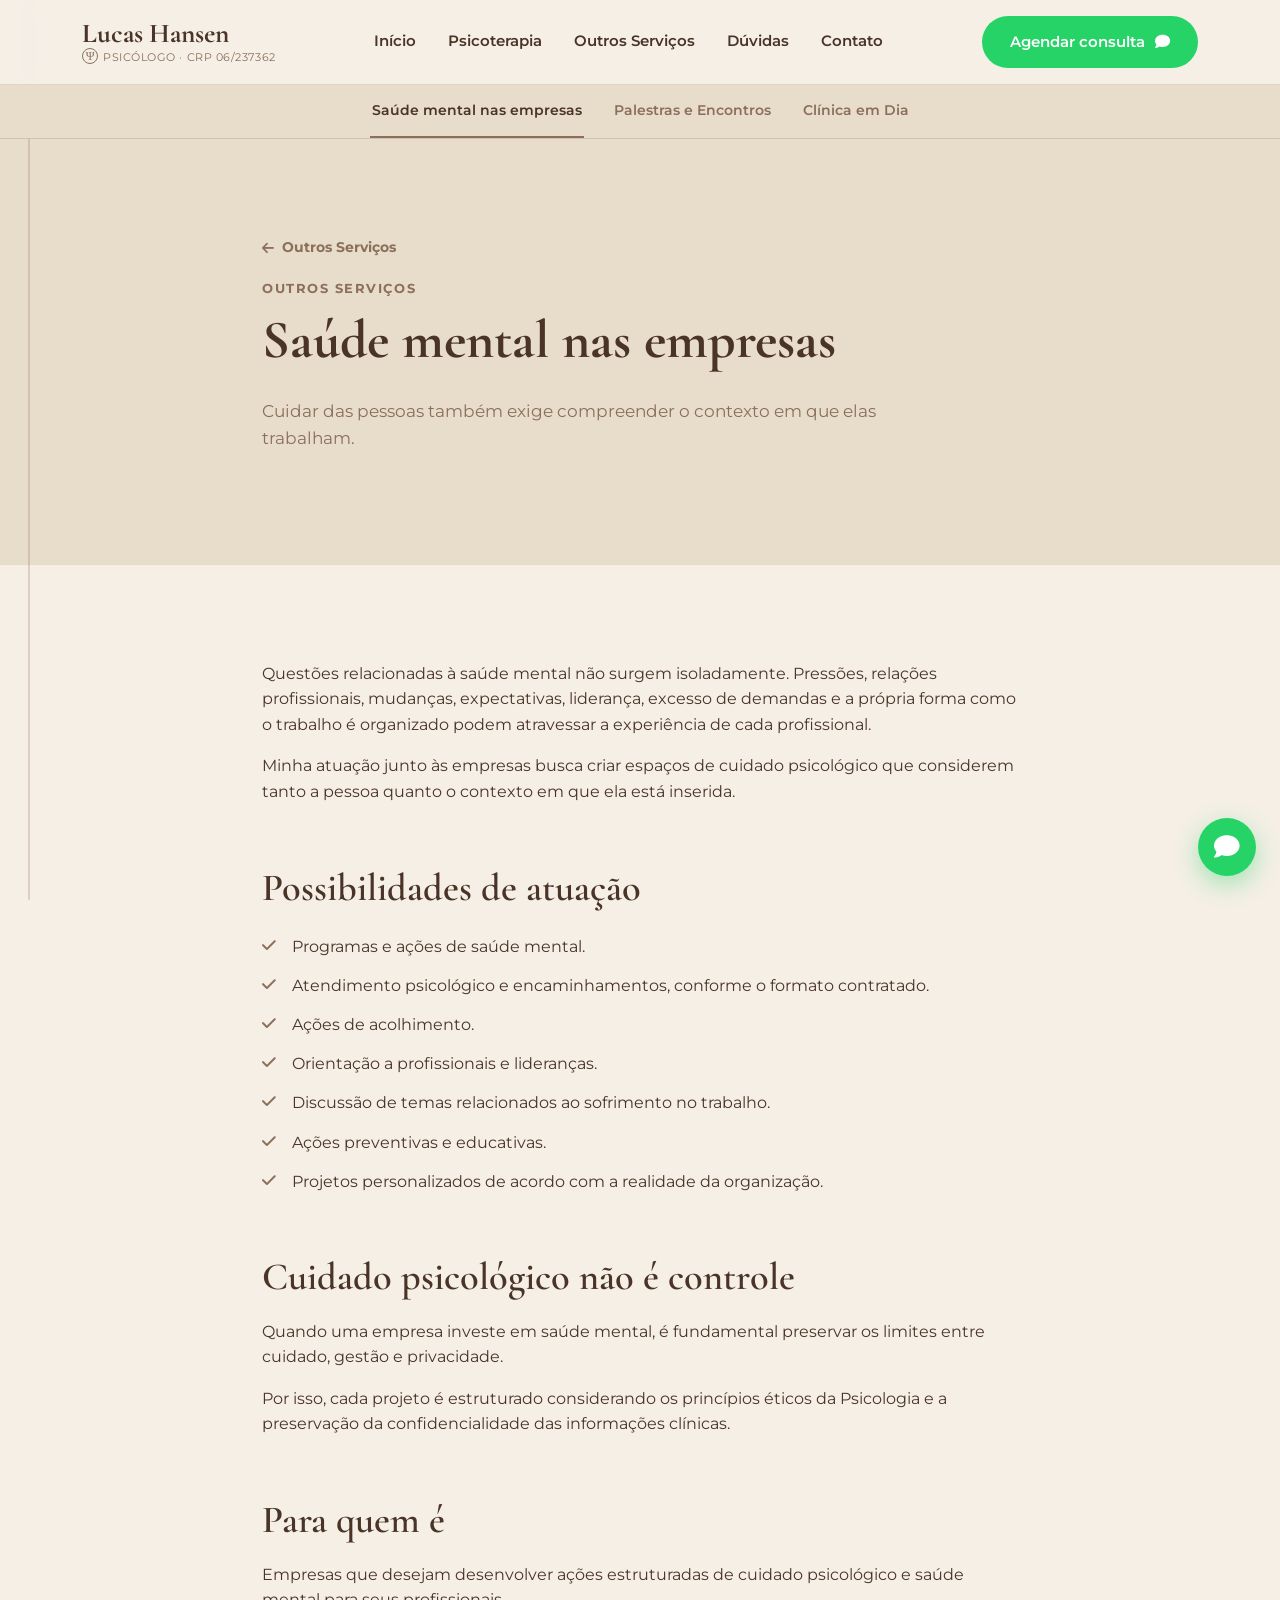
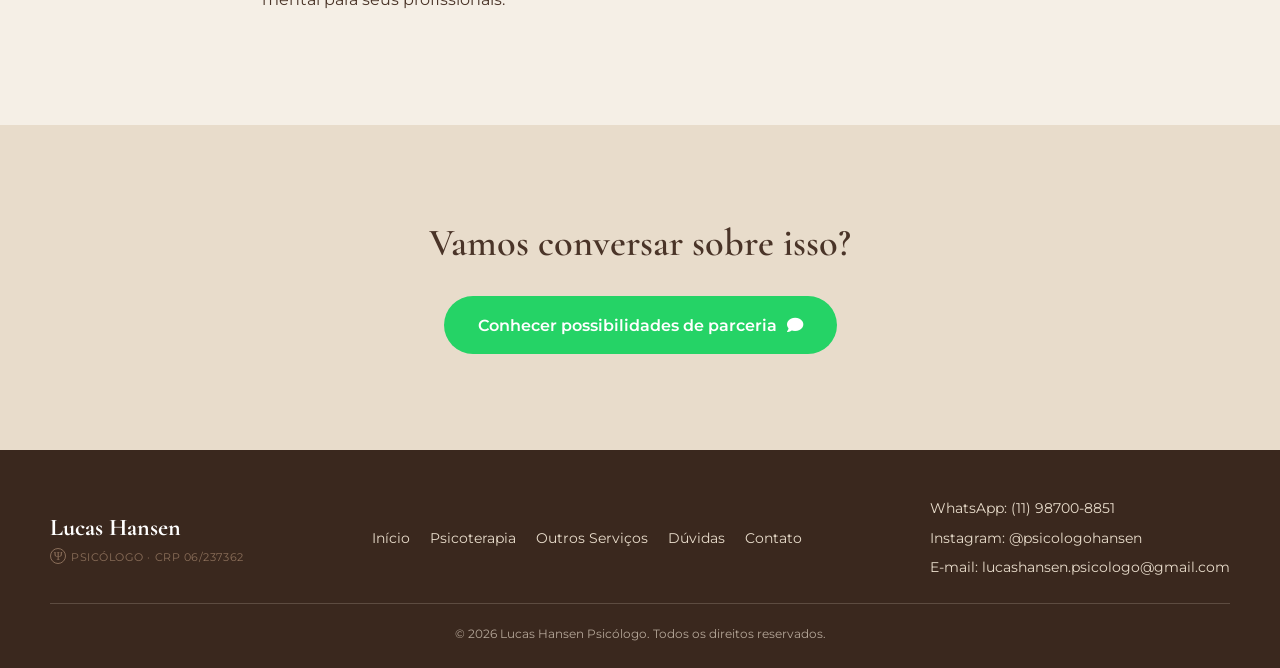
<file: saude-mental-empresas.html>
<!DOCTYPE html>
<html lang="pt-br">

<head>
  
  <!-- Google tag (gtag.js) -->
<script async src="https://www.googletagmanager.com/gtag/js?id=AW-18460888623">
</script>
<script>
  window.dataLayer = window.dataLayer || [];
  function gtag(){dataLayer.push(arguments);}
  gtag('js', new Date());

  gtag('config', 'AW-18460888623');
</script>

  <meta charset="UTF-8">
  <meta name="viewport" content="width=device-width, initial-scale=1.0">
  <title>Saúde mental nas empresas — Lucas Hansen Psicólogo</title>
  <meta name="description" content="Ações de cuidado psicológico para empresas e equipes, com foco em saúde mental e relações de trabalho.">

  <link rel="icon" href="img/Icon_psico.png" type="image/png">

  <link rel="preconnect" href="https://fonts.googleapis.com">
  <link rel="preconnect" href="https://fonts.gstatic.com" crossorigin>
  <link
    href="https://fonts.googleapis.com/css2?family=Cormorant+Garamond:wght@500;600;700&family=Montserrat:wght@400;500;600;700&display=swap"
    rel="stylesheet">

  <link rel="stylesheet" href="https://cdnjs.cloudflare.com/ajax/libs/font-awesome/6.5.1/css/all.min.css"
    integrity="sha512-DTOQO9RWCH3ppGqcWaEA1BIZOC6xxalwEsw9c2QQeAIftl+Vegovlnee1c9QX4TctnWMn13TZye+giMm8e2LwA=="
    crossorigin="anonymous" referrerpolicy="no-referrer" />

  <link rel="stylesheet" href="css/style.css">
  <script defer src="js/main.js"></script>
</head>

<body>

  <a class="pular-conteudo" href="#conteudo-principal">Pular para o conteúdo</a>

  <div class="linha-continua" aria-hidden="true">
    <div class="linha-continua__trilho">
      <div class="linha-continua__progresso" id="linhaProgresso"></div>
    </div>
  </div>
  <div class="progresso-mobile" aria-hidden="true">
    <div class="progresso-mobile__barra" id="progressoMobile"></div>
  </div>

  <!--Cabeçalho / topo do site-->
  <header class="topo-site" id="topoSite">
    <div class="topo-site__container">
      <a class="logo" href="index.html">
        <span class="logo__nome">Lucas Hansen</span>
        <span class="logo__cargo"><span style="display:inline-flex;align-items:center;justify-content:center;width:16px;height:16px;border:1.5px solid currentColor;border-radius:50%;font-family:Georgia,serif;font-size:12px;line-height:1;margin-right:5px;position:relative;top:-1px;"><span style="transform:translatex(.5px)">Ψ</span></span>Psicólogo · CRP 06/237362</span>
      </a>

      <nav class="menu-principal" id="menuPrincipal">
        <a href="index.html#inicio">Início</a>
        <a href="index.html#psicoterapia">Psicoterapia</a>
        <a href="index.html#outros-servicos">Outros Serviços</a>
        <a href="index.html#duvidas">Dúvidas</a>
        <a href="index.html#contato">Contato</a>
      </nav>

      <div class="topo-site__acoes">
        <a class="botao botao--primario botao--desktop" href="index.html#contato">
          Agendar consulta <i class="fa-solid fa-comment" style="color: rgb(255, 255, 255);"></i>
        </a>
        <button class="menu-toggle" id="menuToggle" aria-label="Abrir menu" aria-expanded="false"
          aria-controls="menuPrincipal">
          <span></span><span></span><span></span>
        </button>
      </div>
    </div>
  </header>
  <nav class="subnav-servicos" aria-label="Outros serviços">
    <div class="subnav-servicos__container">
      <a href="saude-mental-empresas.html" class="ativo">Saúde mental nas empresas</a>
      <a href="palestras-encontros.html">Palestras e Encontros</a>
      <a href="clinica-em-dia.html">Clínica em Dia</a>
    </div>
  </nav>

  <main id="conteudo-principal">

    <section class="secao secao--alt">
      <div class="secao__container secao__container--estreito">
        <a class="voltar-link" href="index.html#outros-servicos"><i class="fa-solid fa-arrow-left"></i> Outros Serviços</a>
        <p class="eyebrow">Outros Serviços</p>
        <h1>Saúde mental nas empresas</h1>
        <p class="secao__intro">Cuidar das pessoas também exige compreender o contexto em que elas trabalham.</p>
      </div>
    </section>

    <section class="secao">
      <div class="secao__container secao__container--estreito artigo">
        <p>Questões relacionadas à saúde mental não surgem isoladamente. Pressões, relações profissionais, mudanças,
          expectativas, liderança, excesso de demandas e a própria forma como o trabalho é organizado podem
          atravessar a experiência de cada profissional.</p>
        <p>Minha atuação junto às empresas busca criar espaços de cuidado psicológico que considerem tanto a pessoa
          quanto o contexto em que ela está inserida.</p>

        <h2>Possibilidades de atuação</h2>
        <ul class="lista-check">
          <li><i class="fa-solid fa-check"></i> Programas e ações de saúde mental.</li>
          <li><i class="fa-solid fa-check"></i> Atendimento psicológico e encaminhamentos, conforme o formato contratado.</li>
          <li><i class="fa-solid fa-check"></i> Ações de acolhimento.</li>
          <li><i class="fa-solid fa-check"></i> Orientação a profissionais e lideranças.</li>
          <li><i class="fa-solid fa-check"></i> Discussão de temas relacionados ao sofrimento no trabalho.</li>
          <li><i class="fa-solid fa-check"></i> Ações preventivas e educativas.</li>
          <li><i class="fa-solid fa-check"></i> Projetos personalizados de acordo com a realidade da organização.</li>
        </ul>

        <h2>Cuidado psicológico não é controle</h2>
        <p>Quando uma empresa investe em saúde mental, é fundamental preservar os limites entre cuidado, gestão e
          privacidade.</p>
        <p>Por isso, cada projeto é estruturado considerando os princípios éticos da Psicologia e a preservação da
          confidencialidade das informações clínicas.</p>

        <h2>Para quem é</h2>
        <p>Empresas que desejam desenvolver ações estruturadas de cuidado psicológico e saúde mental para seus
          profissionais.</p>
      </div>
    </section>

    <section class="secao secao--alt">
      <div class="secao__container secao__container--estreito artigo-cta">
        <h2>Vamos conversar sobre isso?</h2>
        <a class="botao botao--primario botao--grande" href="index.html#contato">
          Conhecer possibilidades de parceria <i class="fa-solid fa-comment" style="color: rgb(255, 255, 255);"></i>
        </a>
      </div>
    </section>

  </main>

  <!--Rodapé-->
  <footer class="rodape">
    <div class="rodape__container">
      <div class="rodape__marca">
        <span class="logo__nome logo__nome--rodape">Lucas Hansen</span>
        <span class="logo__cargo"><span style="display:inline-flex;align-items:center;justify-content:center;width:16px;height:16px;border:1.5px solid currentColor;border-radius:50%;font-family:Georgia,serif;font-size:12px;line-height:1;margin-right:5px;position:relative;top:-1px;"><span style="transform:translatex(.5px);">Ψ</span></span>Psicólogo · CRP 06/237362 </span> <span style="color: rgb(255, 255, 255)"></span>
      </div>

      <nav class="rodape__links">
        <a href="index.html#inicio">Início</a>
        <a href="index.html#psicoterapia">Psicoterapia</a>
        <a href="index.html#outros-servicos">Outros Serviços</a>
        <a href="index.html#duvidas">Dúvidas</a>
        <a href="index.html#contato">Contato</a>
      </nav>

      <div class="rodape__social">
        <a href="https://wa.me/+5511987008851" target="_blank" rel="noopener noreferrer">WhatsApp: (11) 98700-8851</a>
        <a href="https://www.instagram.com/psicologohansen/" target="_blank" rel="noopener noreferrer">Instagram: @psicologohansen</a>
        <a href="mailto:lucashansen.psicologo@gmail.com">E-mail: lucashansen.psicologo@gmail.com</a>
      </div>
    </div>
    <p class="rodape__copy">© <span id="anoAtual"></span> Lucas Hansen Psicólogo. Todos os direitos reservados.</p>
  </footer>

  <!--Botão flutuante do WhatsApp-->
  <a class="whatsapp-flutuante" href="https://wa.me/+5511987008851" target="_blank" rel="noopener noreferrer"
    aria-label="Falar no WhatsApp">
    <i class="fa-solid fa-comment" style="color: rgb(255, 255, 255);"></i>
  </a>

</body>

</html>
</file>
<file: css/style.css>
:root {
  /* Cores */
  --marrom-cafe: #4A3428;
  --marrom-claro: #8B6F5A;
  --bege: #E8DCCB;
  --bege-claro: #F5EFE6;
  --branco: #FFFFFF;
  --whatsapp: #25D366;
  --whatsapp-escuro: #1EBE57;

  /* Tipografia */
  --fonte-titulo: 'Cormorant Garamond', Georgia, serif;
  --fonte-texto: 'Montserrat', Arial, sans-serif;

  /* Layout */
  --largura-maxima: 1180px;
  --altura-topo: 84px;
  --raio: 14px;
  --sombra: 0 10px 30px rgba(74, 52, 40, 0.10);

  /* Transições */
  --transicao: 0.25s ease;
}

/* ---------- Reset básico ---------- */
* {
  box-sizing: border-box;
}

html {
  scroll-behavior: smooth;
}

body {
  margin: 0;
  font-family: var(--fonte-texto);
  color: var(--marrom-cafe);
  background: var(--bege-claro);
  line-height: 1.6;
  -webkit-font-smoothing: antialiased;
}

img {
  max-width: 100%;
  display: block;
}

a {
  color: inherit;
  text-decoration: none;
}

ul {
  list-style: none;
  margin: 0;
  padding: 0;
}

h1, h2, h3 {
  font-family: var(--fonte-titulo);
  font-weight: 600;
  line-height: 1.15;
  margin: 0 0 0.5em;
  color: var(--marrom-cafe);
}

h1 { font-size: clamp(2.4rem, 4.2vw, 3.6rem); font-weight: 700; }
h2 { font-size: clamp(1.9rem, 3vw, 2.6rem); }
h3 { font-size: 1.3rem; }

p { margin: 0 0 1em; }

button {
  font-family: inherit;
  cursor: pointer;
}

/* Acessibilidade: foco visível */
a:focus-visible,
button:focus-visible {
  outline: 3px solid var(--marrom-claro);
  outline-offset: 3px;
  border-radius: 4px;
}

.pular-conteudo {
  position: absolute;
  left: -999px;
  top: 0;
  background: var(--marrom-cafe);
  color: var(--branco);
  padding: 12px 20px;
  z-index: 999;
  border-radius: 0 0 8px 0;
}

.pular-conteudo:focus {
  left: 0;
}

section[id] {
  scroll-margin-top: calc(var(--altura-topo) + 12px);
}

@media (prefers-reduced-motion: reduce) {
  html { scroll-behavior: auto; }
  * { animation-duration: 0.01ms !important; transition-duration: 0.01ms !important; }
}

/* ---------- Utilitários ---------- */
.secao {
  padding: 96px 0;
}

.secao--alt {
  background: var(--bege);
}

.secao__container {
  max-width: var(--largura-maxima);
  margin: 0 auto;
  padding: 0 32px;
}

.secao__container--estreito {
  max-width: 820px;
}

.eyebrow {
  font-family: var(--fonte-texto);
  font-weight: 700;
  letter-spacing: 0.12em;
  text-transform: uppercase;
  font-size: 0.8rem;
  color: var(--marrom-claro);
  margin: 0 0 0.75em;
}

.eyebrow--claro { color: var(--bege); }

.secao__intro {
  max-width: 620px;
  font-size: 1.05rem;
  color: var(--marrom-claro);
}

.secao__intro--claro {
  color: var(--bege);
  max-width: 560px;
}

/* ---------- Botões ---------- */
.botao {
  display: inline-flex;
  align-items: center;
  gap: 10px;
  padding: 14px 28px;
  border-radius: 999px;
  font-weight: 600;
  font-size: 0.95rem;
  border: none;
  transition: transform var(--transicao), box-shadow var(--transicao), background var(--transicao);
}

.botao--primario {
  background: var(--whatsapp);
  color: var(--branco);
}

.botao--primario:hover {
  background: var(--whatsapp-escuro);
  transform: translateY(-2px);
  box-shadow: var(--sombra);
}

.botao--grande {
  padding: 16px 34px;
  font-size: 1.02rem;
}

.botao--whatsapp {
  background: var(--whatsapp);
  color: var(--branco);
  font-size: 1.1rem;
}

.botao--whatsapp:hover {
  background: var(--whatsapp-escuro);
  transform: translateY(-2px);
  box-shadow: var(--sombra);
}

.botao--desktop {
  white-space: nowrap;
}

/* ==========================================================================
   Linha gráfica contínua (elemento de identidade visual)
   ========================================================================== */
.linha-continua {
  position: fixed;
  top: 0;
  bottom: 0;
  left: 28px;
  width: 2px;
  z-index: 40;
  pointer-events: none;
}

.linha-continua__trilho {
  position: relative;
  height: 100%;
  width: 100%;
  background: rgba(139, 111, 90, 0.25);
  border-radius: 2px;
}

.linha-continua__progresso {
  position: absolute;
  top: 0;
  left: 0;
  width: 100%;
  height: 100%;
  background: var(--marrom-claro);
  transform: scaleY(0);
  transform-origin: top;
  border-radius: 2px;
}

.progresso-mobile {
  display: none;
  position: fixed;
  top: 0;
  left: 0;
  right: 0;
  height: 3px;
  background: rgba(139, 111, 90, 0.2);
  z-index: 60;
}

.progresso-mobile__barra {
  height: 100%;
  width: 0%;
  background: var(--marrom-claro);
}

@media (max-width: 1080px) {
  .linha-continua { display: none; }
  .progresso-mobile { display: block; }
}

/* ==========================================================================
   Cabeçalho
   ========================================================================== */
.topo-site {
  position: sticky;
  top: 0;
  z-index: 50;
  background: rgba(245, 239, 230, 0.92);
  backdrop-filter: blur(8px);
  border-bottom: 1px solid rgba(139, 111, 90, 0.2);
}

.topo-site__container {
  max-width: var(--largura-maxima);
  margin: 0 auto;
  padding: 0 32px;
  height: var(--altura-topo);
  display: flex;
  align-items: center;
  justify-content: space-between;
  gap: 24px;
}

.logo {
  display: flex;
  flex-direction: column;
  line-height: 1.1;
}

.logo__nome {
  font-family: var(--fonte-titulo);
  font-size: 1.7rem;
  font-weight: 700;
  color: var(--marrom-cafe);
}

.logo__cargo {
  font-size: 0.68rem;
  letter-spacing: 0.05em;
  text-transform: uppercase;
  color: var(--marrom-claro);
}

.menu-principal {
  display: flex;
  gap: 32px;
  font-size: 0.92rem;
  font-weight: 600;
}

.menu-principal a {
  position: relative;
  padding: 6px 0;
  color: var(--marrom-cafe);
}

.menu-principal a::after {
  content: '';
  position: absolute;
  left: 0;
  bottom: 0;
  height: 2px;
  width: 0;
  background: var(--marrom-claro);
  transition: width var(--transicao);
}

.menu-principal a:hover::after,
.menu-principal a.ativo::after {
  width: 100%;
}

.topo-site__acoes {
  display: flex;
  align-items: center;
  gap: 16px;
}

.menu-toggle {
  display: none;
  flex-direction: column;
  justify-content: center;
  gap: 5px;
  width: 40px;
  height: 40px;
  background: transparent;
  border: none;
  padding: 0;
}

.menu-toggle span {
  display: block;
  height: 2px;
  background: var(--marrom-cafe);
  border-radius: 2px;
  transition: transform var(--transicao), opacity var(--transicao);
}

.menu-toggle[aria-expanded="true"] span:nth-child(1) { transform: translateY(7px) rotate(45deg); }
.menu-toggle[aria-expanded="true"] span:nth-child(2) { opacity: 0; }
.menu-toggle[aria-expanded="true"] span:nth-child(3) { transform: translateY(-7px) rotate(-45deg); }

@media (max-width: 900px) {
  .menu-toggle { display: flex; }
  .botao--desktop { display: none; }

  .menu-principal {
    position: absolute;
    top: var(--altura-topo);
    left: 0;
    right: 0;
    flex-direction: column;
    gap: 0;
    background: var(--bege-claro);
    border-bottom: 1px solid rgba(139, 111, 90, 0.2);
    max-height: 0;
    overflow: hidden;
    transition: max-height var(--transicao);
  }

  .menu-principal.aberto {
    max-height: 400px;
  }

  .menu-principal a {
    padding: 16px 32px;
    border-top: 1px solid rgba(139, 111, 90, 0.12);
  }
}

/* ==========================================================================
   Hero / Início
   ========================================================================== */
.secao--hero {
  padding-top: 72px;
}

.Arredondar {
  border-radius: 15px;
}

.hero__grid {
  display: grid;
  grid-template-columns: 1.1fr 0.9fr;
  gap: 56px;
  align-items: center;
}

.hero__descricao {
  font-size: 1.08rem;
  color: var(--marrom-claro);
  max-width: 560px;
}

.hero__badges {
  display: flex;
  flex-wrap: wrap;
  gap: 12px;
  margin: 28px 0 32px;
}

.hero__badges li {
  display: flex;
  align-items: center;
  gap: 8px;
  background: var(--bege);
  color: var(--marrom-cafe);
  padding: 9px 16px;
  border-radius: 999px;
  font-size: 0.85rem;
  font-weight: 500;
}

.hero__badges i { color: var(--marrom-claro); }

.foto {
  border-radius: var(--raio);
  display: flex;
  flex-direction: column;
  align-items: center;
  justify-content: center;
  gap: 12px;
  text-align: center;
  padding: 32px;
}

.foto i { font-size: 2.4rem; }
.foto small { font-weight: 400; opacity: 0.85; }

.foto--retrato { aspect-ratio: 4 / 5; }
.foto--paisagem { aspect-ratio: 4 / 3; }

.como-funciona__grid {
  display: grid;
  grid-template-columns: 0.9fr 1.1fr;
  gap: 56px;
  align-items: center;
}

.lista-check {
  display: flex;
  flex-direction: column;
  gap: 14px;
  margin: 24px 0 32px;
}

.lista-check li {
  display: flex;
  align-items: flex-start;
  gap: 12px;
  font-size: 0.98rem;
}

.lista-check i {
  color: var(--marrom-claro);
  margin-top: 4px;
  width: 18px;
  flex-shrink: 0;
}

@media (max-width: 900px) {
  .hero__grid,
  .como-funciona__grid {
    grid-template-columns: 1fr;
  }

  .como-funciona__foto { order: 2; }
  .como-funciona__texto { order: 1; }
}

/* ==========================================================================
   Grids de informação (Psicoterapia)
   ========================================================================== */
.grid-info {
  display: grid;
  grid-template-columns: repeat(3, 1fr);
  gap: 24px;
  margin: 40px 0 40px;
}

.card-info {
  background: var(--branco);
  border-radius: var(--raio);
  padding: 28px;
  box-shadow: var(--sombra);
}

.card-info i {
  font-size: 1.6rem;
  color: var(--marrom-claro);
  margin-bottom: 14px;
  display: block;
}

.card-info h3 { margin-bottom: 6px; font-size: 1.1rem; }
.card-info p { margin: 0; color: var(--marrom-claro); font-size: 0.92rem; }

@media (max-width: 900px) {
  .grid-info { grid-template-columns: repeat(2, 1fr); }
}

@media (max-width: 560px) {
  .grid-info { grid-template-columns: 1fr; }
}

/* ==========================================================================
   Outros serviços — cards
   ========================================================================== */
.grid-cards {
  display: grid;
  grid-template-columns: repeat(auto-fit, minmax(240px, 1fr));
  gap: 12px;
  margin-top: 40px;
}

.card-servico {
  background: var(--branco);
  border-radius: var(--raio);
  padding: 32px 28px;
  box-shadow: var(--sombra);
  display: flex;
  flex-direction: column;
  transition: transform var(--transicao), box-shadow var(--transicao);
  border: 2px solid var(--marrom-claro);
}

.card-servico:hover {
  transform: translateY(-4px);
  box-shadow: 0 16px 36px rgba(74, 52, 40, 0.14);
}

.card-servico__icone {
  width: 52px;
  height: 52px;
  border-radius: 50%;
  background: var(--bege);
  color: var(--marrom-cafe);
  display: flex;
  align-items: center;
  justify-content: center;
  font-size: 1.25rem;
  margin-bottom: 18px;
}

.card-servico p {
  color: var(--marrom-claro);
  font-size: 0.94rem;
  flex-grow: 1;
}

.link-saiba-mais {
  display: inline-flex;
  align-items: center;
  gap: 8px;
  font-weight: 700;
  font-size: 0.88rem;
  color: var(--marrom-cafe);
  margin-top: 8px;
}

.link-saiba-mais i {
  font-size: 0.75rem;
  transition: transform var(--transicao);
}

.link-saiba-mais:hover i { transform: translateX(4px); }

/* ==========================================================================
   FAQ / Accordion
   ========================================================================== */
.accordion {
  margin-top: 32px;
  border-top: 1px solid rgba(139, 111, 90, 0.25);
}

.accordion__item {
  border-bottom: 1px solid rgba(139, 111, 90, 0.25);
}

.accordion__item h3 {
  margin: 0;
  font-family: var(--fonte-texto);
  font-size: 1rem;
}

.accordion__pergunta {
  width: 100%;
  display: flex;
  align-items: center;
  justify-content: space-between;
  gap: 16px;
  background: transparent;
  border: none;
  text-align: left;
  padding: 20px 4px;
  font-weight: 600;
  font-size: 1rem;
  color: var(--marrom-cafe);
}

.accordion__pergunta i {
  color: var(--marrom-claro);
  transition: transform var(--transicao);
  flex-shrink: 0;
}

.accordion__pergunta[aria-expanded="true"] i {
  transform: rotate(180deg);
}

.accordion__resposta {
  max-height: 0;
  overflow: hidden;
  transition: max-height var(--transicao);
}

.accordion__resposta p {
  padding: 0 4px 20px;
  color: var(--marrom-claro);
  margin: 0;
}

/* ==========================================================================
   CVV
   ========================================================================== */
.secao--cvv {
  padding: 16px 0 56px;
}

#duvidas {
  padding-bottom: 32px;
}

.cvv__caixa {
  background: var(--bege);
  border-radius: var(--raio);
  padding: 36px 40px;
  display: flex;
  align-items: flex-start;
  gap: 24px;
  padding-bottom: 0px;
}

.cvv__icone {
  font-size: 2rem;
  color: var(--marrom-claro);
  flex-shrink: 0;
  margin-top: 4px;
}

.cvv__caixa h2 {
  font-size: 1.35rem;
  margin-bottom: 0.4em;
}

.cvv__caixa p {
  color: var(--marrom-claro);
  font-size: 0.95rem;
}

.cvv__contatos {
  display: flex;
  gap: 20px;
  flex-wrap: wrap;
  margin-top: 12px;
}

.cvv__contatos a {
  display: inline-flex;
  align-items: center;
  gap: 8px;
  font-weight: 700;
  font-size: 0.9rem;
  color: var(--marrom-cafe);
}

@media (max-width: 620px) {
  .cvv__caixa { flex-direction: column; padding: 28px; }
}

/* ==========================================================================
   Contato
   ========================================================================== */
.secao--contato {
  background: var(--marrom-cafe);
  color: var(--bege-claro);
  text-align: center;
}

.secao--contato h2 { color: var(--branco); }

.secao--contato .secao__intro,
.secao--contato .secao__intro--claro {
  margin-left: auto;
  margin-right: auto;
}

.secao--contato .botao--whatsapp {
  margin: 8px 0 48px;
}

.contato__grid {
  display: grid;
  grid-template-columns: repeat(3, 1fr);
  gap: 20px;
  max-width: 620px;
  margin: 0 auto;
}

.contato__card {
  background: rgba(234, 245, 230, 0.08);
  border: 1px solid rgba(245, 239, 230, 0.25);
  border-radius: var(--raio);
  padding: 22px 12px;
  display: flex;
  flex-direction: column;
  align-items: center;
  gap: 10px;
  font-weight: 600;
  font-size: 0.9rem;
  transition: background var(--transicao), transform var(--transicao);
}

.contato__card i { font-size: 1.5rem; }

.contato__card:hover {
  background: rgba(245, 239, 230, 0.16);
  transform: translateY(-3px);
}

.contato__horario {
  margin-top: 36px;
  font-size: 0.92rem;
  color: var(--bege);
}

@media (max-width: 560px) {
  .contato__grid { grid-template-columns: 1fr; }
}

/* ==========================================================================
   Rodapé
   ========================================================================== */
.rodape {
  background: #3A281E;
  color: var(--bege);
  padding: 48px 32px 24px;
}

.rodape__container {
  max-width: var(--largura-maxima);
  margin: 0 auto;
  display: flex;
  flex-wrap: wrap;
  align-items: center;
  justify-content: space-between;
  gap: 24px;
  padding-bottom: 24px;
  border-bottom: 1px solid rgba(232, 220, 204, 0.2);
}

.rodape__marca {
  display: flex;
  flex-direction: column;
  gap: 2px;
  font-size: 0.85rem;
}

.logo__nome--rodape {
  color: var(--branco);
  font-size: 1.5rem;
}

.rodape__links {
  display: flex;
  flex-wrap: wrap;
  gap: 20px;
  font-size: 0.85rem;
}

.rodape__social {
  display: flex;
  flex-direction: column;
  gap: 8px;
  font-size: 0.85rem;
}

.rodape__social a { transition: color var(--transicao); }
.rodape__social a:hover { color: var(--branco); }

.rodape__copy {
  max-width: var(--largura-maxima);
  margin: 20px auto 0;
  text-align: center;
  font-size: 0.78rem;
  color: rgba(232, 220, 204, 0.7);
}

/* ==========================================================================
   Botão flutuante do WhatsApp
   ========================================================================== */
.whatsapp-flutuante {
  position: fixed;
  right: 24px;
  bottom: 24px;
  width: 58px;
  height: 58px;
  border-radius: 50%;
  background: var(--whatsapp);
  color: var(--branco);
  display: flex;
  align-items: center;
  justify-content: center;
  font-size: 1.6rem;
  box-shadow: 0 8px 24px rgba(37, 211, 102, 0.4);
  z-index: 70;
  animation: pulsar-whatsapp 2.6s ease-in-out infinite;
}

.whatsapp-flutuante:hover {
  background: var(--whatsapp-escuro);
}

@keyframes pulsar-whatsapp {
  0%, 100% { box-shadow: 0 8px 24px rgba(37, 211, 102, 0.4); }
  50% { box-shadow: 0 8px 28px rgba(37, 211, 102, 0.7); }
}

@media (prefers-reduced-motion: reduce) {
  .whatsapp-flutuante { animation: none; }
}

/* ==========================================================================
   Páginas internas de serviço (Saúde Mental nas Empresas, Palestras, Clínica em Dia)
   ========================================================================== */
.voltar-link {
  display: inline-flex;
  align-items: center;
  gap: 8px;
  font-size: 0.85rem;
  font-weight: 700;
  color: var(--marrom-claro);
  margin-bottom: 20px;
  transition: color var(--transicao);
}

.voltar-link:hover {
  color: var(--marrom-cafe);
}

.artigo h2 {
  margin-top: 1.6em;
}

.artigo-cta {
  text-align: center;
}

.artigo-cta h2 {
  margin-bottom: 0.8em;
}

/* ==========================================================================
   Sub-navegação entre as páginas de "Outros Serviços"
   ========================================================================== */
.subnav-servicos {
  position: sticky;
  top: var(--altura-topo);
  z-index: 45;
  background: var(--bege);
  border-bottom: 1px solid rgba(139, 111, 90, 0.25);
}

.subnav-servicos__container {
  max-width: var(--largura-maxima);
  margin: 0 auto;
  padding: 0 32px;
  justify-content: center;
  display: flex;
  gap: 28px;
  overflow-x: auto;
  scrollbar-width: none;
}

.subnav-servicos__container::-webkit-scrollbar {
  display: none;
}

.subnav-servicos a {
  display: inline-block;
  padding: 14px 2px;
  font-size: 0.88rem;
  font-weight: 600;
  color: var(--marrom-claro);
  white-space: nowrap;
  border-bottom: 2px solid transparent;
  transition: color var(--transicao), border-color var(--transicao);
}

.subnav-servicos a:hover {
  color: var(--marrom-cafe);
}

.subnav-servicos a.ativo {
  color: var(--marrom-cafe);
  border-bottom-color: var(--marrom-claro);
}

@media (max-width: 620px) {
  .subnav-servicos__container { gap: 20px; }
  .subnav-servicos a { font-size: 0.82rem; }
}


/* ==========================================================================
   Formação continuada — carrossel de certificados
   ========================================================================== */

.secao--estudos {
  overflow: hidden;
}

.estudos__cabecalho {
  display: flex;
  align-items: flex-end;
  justify-content: space-between;
  gap: 32px;
  margin-bottom: 30px;
}

.estudos__introducao {
  max-width: 680px;
}

.estudos__introducao h2 {
  margin-bottom: 12px;
}

.estudos__introducao .secao__intro {
  margin-bottom: 0;
}

.estudos__controles {
  display: flex;
  gap: 10px;
  flex-shrink: 0;
  padding-bottom: 4px;
}

.estudos__seta {
  display: flex;
  align-items: center;
  justify-content: center;
  width: 46px;
  height: 46px;
  border: 1px solid rgba(74, 52, 40, 0.2);
  border-radius: 50%;
  color: var(--marrom-cafe);
  background: rgba(255, 255, 255, 0.65);
  transition: background 0.25s ease, color 0.25s ease,
              transform 0.25s ease, border-color 0.25s ease;
}

.estudos__seta:hover {
  background: var(--marrom-cafe);
  color: var(--branco);
  border-color: var(--marrom-cafe);
  transform: translateY(-2px);
}

.estudos__seta:active {
  transform: scale(0.96);
}

.estudos__janela {
  overflow-x: auto;
  overflow-y: hidden;
  padding: 6px 3px 24px;
  margin: 0 -3px;
  scrollbar-width: none;

  scroll-snap-type: none !important;
  scroll-behavior: auto !important;

  overscroll-behavior-x: contain;
  -webkit-overflow-scrolling: touch;
  cursor: grab;
}

.estudos__janela::-webkit-scrollbar {
  display: none;
}

.estudos__janela:active {
  cursor: grabbing;
}

.estudos__janela:focus-visible {
  outline: 2px solid var(--marrom-claro);
  outline-offset: 3px;
  border-radius: var(--raio);
}

.estudos__trilho {
  display: flex;
  align-items: stretch;
  gap: 22px;
  width: max-content;
}

.estudo-card {
  flex: 0 0 clamp(250px, 27vw, 300px);
  display: flex;
  flex-direction: column;
  overflow: hidden;
  background: var(--branco);
  border: 1px solid rgba(139, 111, 90, 0.12);
  border-radius: 16px;
  box-shadow: 0 5px 20px rgba(74, 52, 40, 0.06);
  scroll-snap-align: start;
  transition: transform 0.3s ease, box-shadow 0.3s ease;
}

.estudo-card:hover {
  transform: translateY(-4px);
  box-shadow: 0 14px 30px rgba(74, 52, 40, 0.12);
}

.estudo-card__imagem-wrap {
  height: 190px;
  width: 100%;
  padding: 18px;
  display: flex;
  align-items: center;
  justify-content: center;
  background: #F8F4EE;
  border-bottom: 1px solid rgba(139, 111, 90, 0.12);
}

.estudo-card__imagem {
  display: block;
  max-width: 100%;
  max-height: 100%;
  width: auto;
  height: auto;
  object-fit: contain;
  border-radius: 3px;
  box-shadow: 0 3px 12px rgba(74, 52, 40, 0.12);
  transition: transform 0.35s ease;
}

.estudo-card:hover .estudo-card__imagem {
  transform: scale(1.025);
}

.estudo-card__corpo {
  display: flex;
  flex-direction: column;
  flex: 1;
  align-items: flex-start;
  padding: 20px 20px 22px;
}

.estudo-card__tema {
  font-size: 1.15rem;
  line-height: 1.25;
  margin: 0 0 12px;
}

.estudo-card__meta {
  margin: auto 0 0;
  padding-top: 2px;
  color: var(--marrom-claro);
  font-size: 0.78rem;
  line-height: 1.5;
}


/* Tablets e celulares */
@media (max-width: 700px) {
  .estudos__cabecalho {
    align-items: flex-start;
    gap: 18px;
  }

  .estudos__seta {
    width: 40px;
    height: 40px;
  }

  .estudos__trilho {
    gap: 16px;
  }

  .estudo-card {
    flex-basis: min(78vw, 290px);
  }

  .estudo-card__imagem-wrap {
    height: 170px;
  }
}

@media (max-width: 480px) {
  .estudos__cabecalho {
    flex-direction: column;
    align-items: stretch;
  }

  .estudos__controles {
    align-self: flex-end;
  }
}

.estudos__janela {
  scroll-behavior: auto !important;
  scroll-snap-type: none !important;
}
</file>
